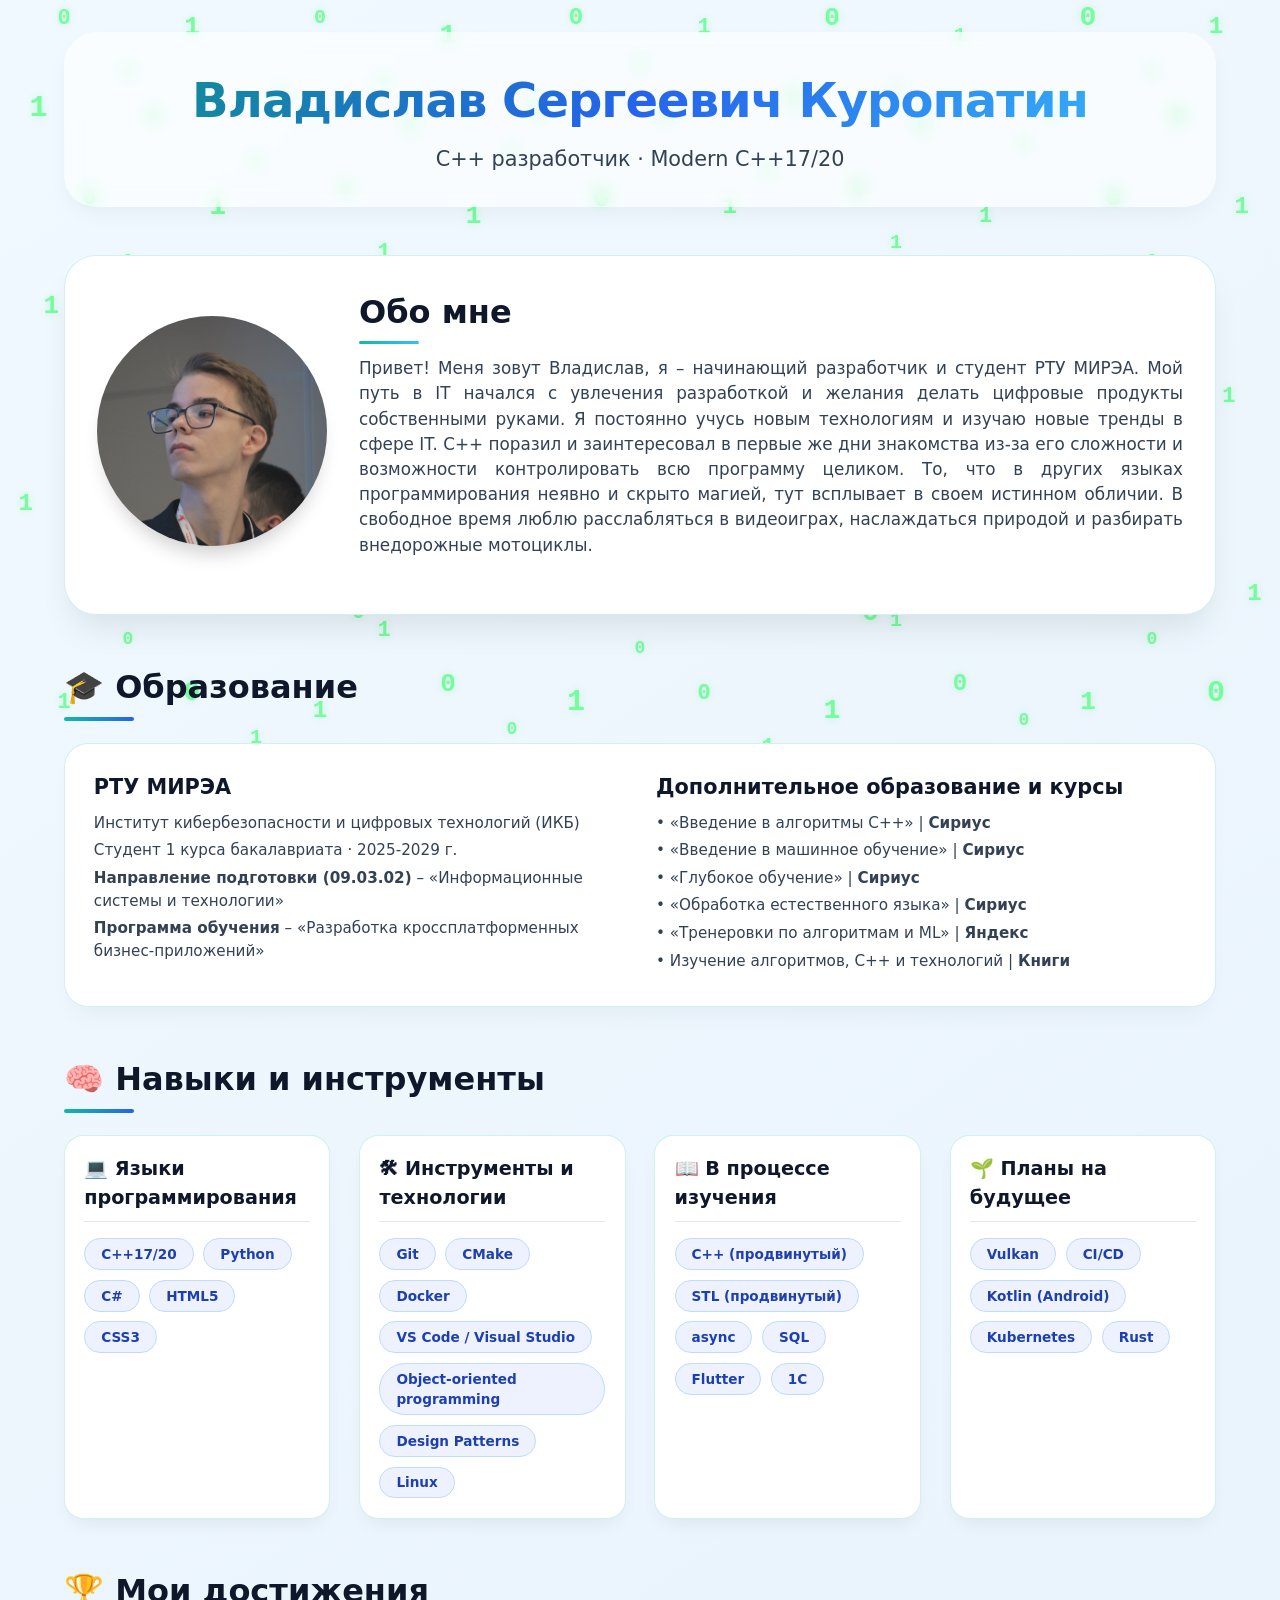
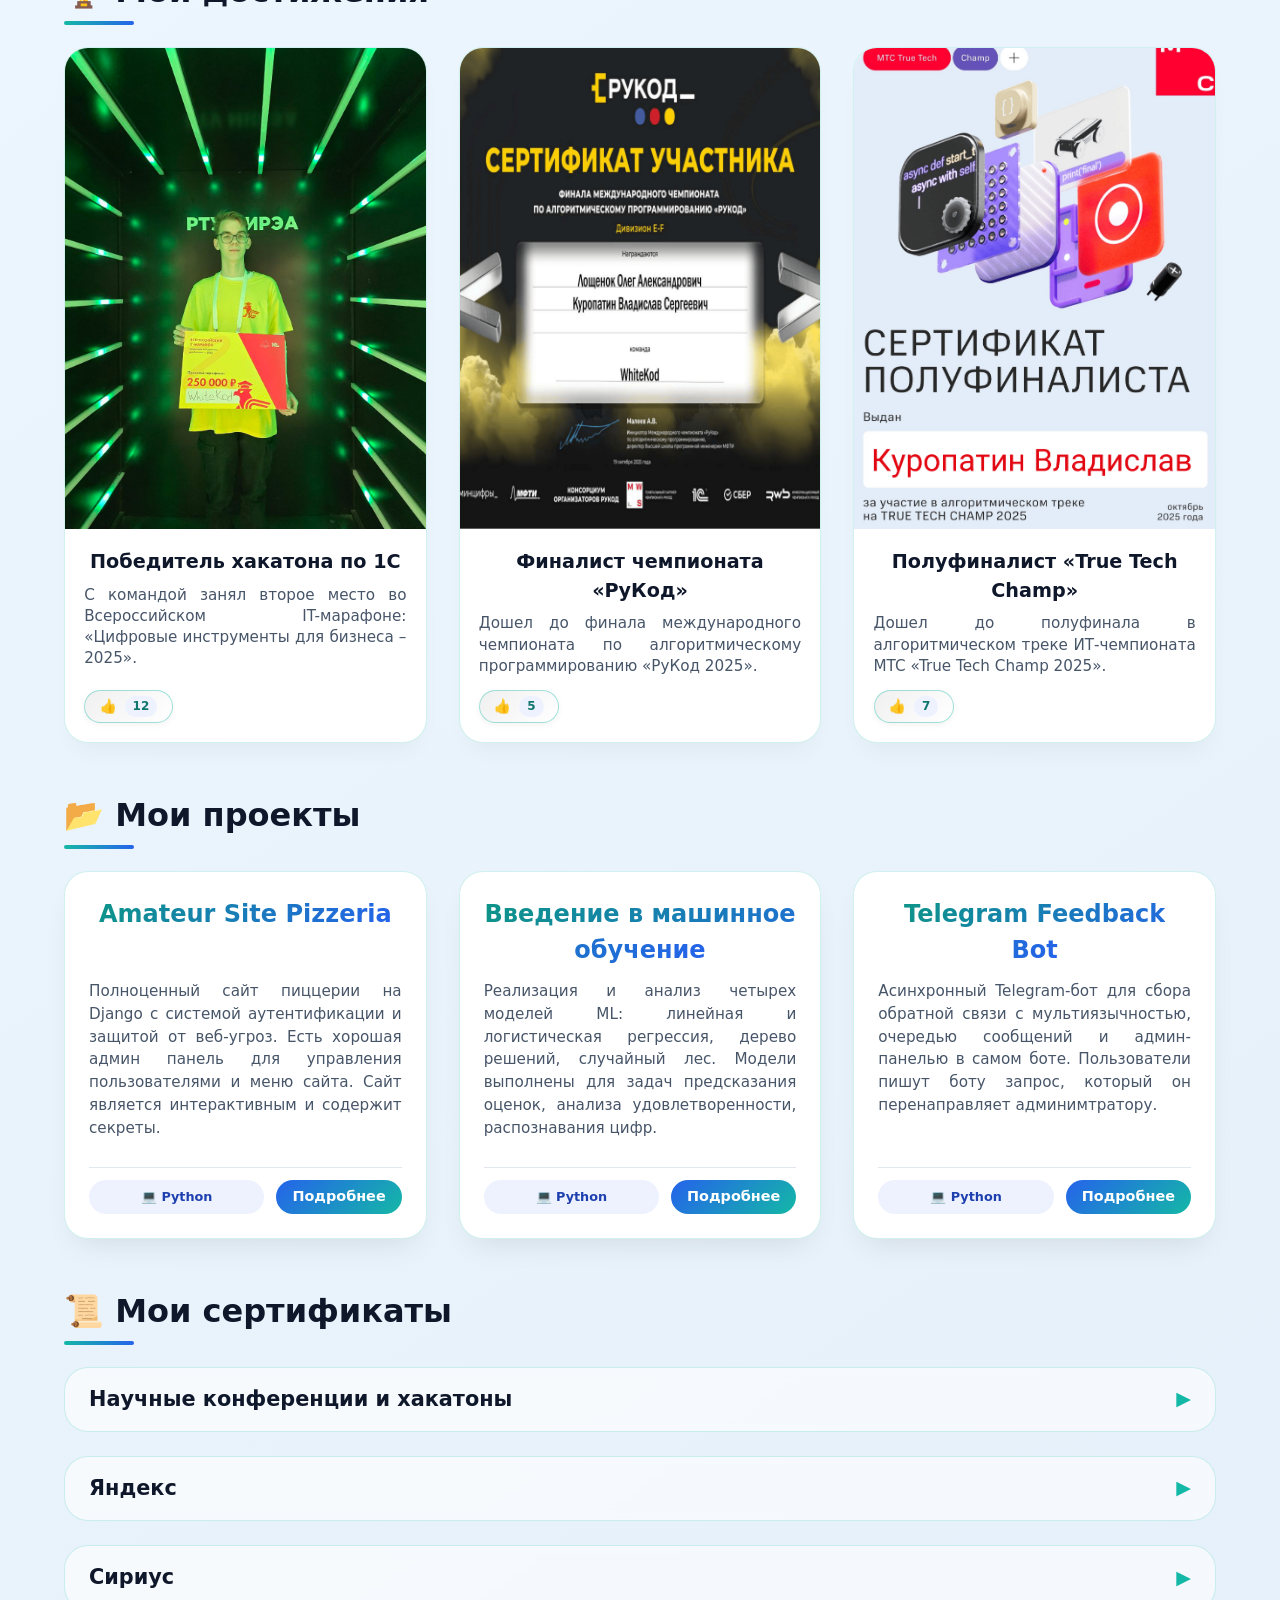
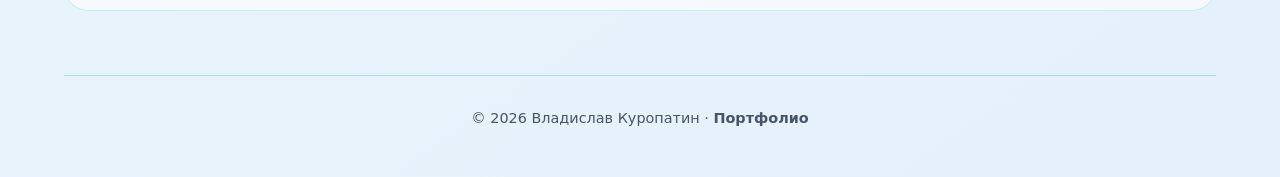
<file: index.html>
<!DOCTYPE html>
<html lang="ru">
<head>
    <meta charset="UTF-8">
    <meta name="viewport" content="width=device-width, initial-scale=1.0,
          viewport-fit=cover">
    <title>Портфолио C++ разработчик</title>
    <link rel="icon" type="image/x-icon" href="media/icons/favicon.ico">
    <link rel="icon" type="image/png" sizes="32x32" href="media/icons/favicon-32x32.png">
    <link rel="icon" type="image/png" sizes="16x16" href="media/icons/favicon-16x16.png">
    <link rel="apple-touch-icon" sizes="180x180" href="media/icons/apple-touch-icon.png">
    <link rel="manifest" href="media/icons/site.webmanifest">
    <link rel="stylesheet" href="css/main.css">
    <link rel="stylesheet" href="css/binary.css">
    <link rel="stylesheet" href="css/main_project_card.css">
    <link rel="stylesheet" href="css/social_credit.css">
    <link rel="stylesheet" href="css/main_certificate.css">
</head>
<body>
    <div class="binary-wrapper">
        <div class="binary-scroll" id="binaryScrollContainer"></div>
    </div>
    <div class="container">
        <header class="hero">
            <h1 class="hero-title">Владислав Сергеевич Куропатин</h1>
            <p class="hero-subtitle">C++ разработчик · Modern C++17/20</p>
        </header>
        <section class="about" id="about">
            <div class="about-card">
                <div class="about-avatar">
                    <img src="media/main/me.JPG" alt="Владислав Куропатин"
                         class="avatar-image">
                </div>
                <div class="about-info">
                    <h2>Обо мне</h2>
                    <p>
                        Привет! Меня зовут Владислав, я – начинающий разработчик 
                        и студент РТУ МИРЭА. Мой путь в IT начался с увлечения 
                        разработкой и желания делать цифровые продукты собственными 
                        руками. Я постоянно учусь новым технологиям и изучаю 
                        новые тренды в сфере IT. C++ поразил и заинтересовал в 
                        первые же дни знакомства из-за его сложности и возможности 
                        контролировать всю программу целиком. То, что в других 
                        языках программирования неявно и скрыто магией, тут 
                        всплывает в своем истинном обличии. В свободное время люблю 
                        расслабляться в видеоиграх, наслаждаться природой и 
                        разбирать внедорожные мотоциклы.
                    </p>
                </div>
            </div>
        </section>
        <section class="education" id="education">
            <h2 class="section-title">🎓 Образование</h2>
            <div class="education-card">
                <div class="education-item">
                    <h3>РТУ МИРЭА</h3>
                    <p>Институт кибербезопасности и цифровых технологий (ИКБ)</p>
                    <p>Студент 1 курса бакалавриата · 2025-2029 г.</p>
                    <p><strong>Направление подготовки (09.03.02)</strong> – 
                        «Информационные системы и технологии»</p>
                    <p><strong>Программа обучения</strong> – «Разработка 
                        кроссплатформенных бизнес-приложений»</p>
                </div>
                <div class="education-item">
                    <h3>Дополнительное образование и курсы</h3>
                    <p>• «Введение в алгоритмы C++» | <strong>Сириус</strong></p>
                    <p>• «Введение в машинное обучение» | <strong>Сириус</strong></p>
                    <p>• «Глубокое обучение» | <strong>Сириус</strong></p>
                    <p>• «Обработка естественного языка» | <strong>Сириус</strong></p>
                    <p>• «Тренеровки по алгоритмам и ML» | <strong>Яндекс</strong></p>
                    <p>• Изучение алгоритмов, C++ и технологий | <strong>Книги</strong></p>
                </div>
            </div>
        </section>
        <section class="skills-section" id="skills">
            <h2 class="section-title">🧠 Навыки и инструменты</h2>
            <div class="skills-grid">
                <div class="skills-category">
                    <h3>💻 Языки программирования</h3>
                    <div class="skills-list">
                        <span class="skill-tag">C++17/20</span>
                        <span class="skill-tag">Python</span>
                        <span class="skill-tag">C#</span>
                        <span class="skill-tag">HTML5</span>
                        <span class="skill-tag">CSS3</span>
                    </div>
                </div>
                <div class="skills-category">
                    <h3>🛠 Инструменты и технологии</h3>
                    <div class="skills-list">
                        <span class="skill-tag">Git</span>
                        <span class="skill-tag">CMake</span>
                        <span class="skill-tag">Docker</span>
                        <span class="skill-tag">VS Code / Visual Studio</span>
                        <span class="skill-tag">Object-oriented programming</span>
                        <span class="skill-tag">Design Patterns</span>
                        <span class="skill-tag">Linux</span>
                    </div>
                </div>
                <div class="skills-category">
                    <h3>📖 В процессе изучения</h3>
                    <div class="skills-list">
                        <span class="skill-tag">C++ (продвинутый)</span>
                        <span class="skill-tag">STL (продвинутый)</span>
                        <span class="skill-tag">async</span>
                        <span class="skill-tag">SQL</span>
                        <span class="skill-tag">Flutter</span>
                        <span class="skill-tag">1C</span>
                    </div>
                </div>
                <div class="skills-category">
                    <h3>🌱 Планы на будущее</h3>
                    <div class="skills-list">
                        <span class="skill-tag">Vulkan</span>
                        <span class="skill-tag">CI/CD</span>
                        <span class="skill-tag">Kotlin (Android)</span>
                        <span class="skill-tag">Kubernetes</span>
                        <span class="skill-tag">Rust</span>
                    </div>
                </div>
            </div>
        </section>
        <section class="achievements" id="achievements">
            <h2 class="section-title">🏆 Мои достижения</h2>
            <div class="achievements-grid" id="achievementsGrid">
                <div class="loading-achievements">Загрузка достижений...</div>
            </div>
        </section>
        <section class="projects" id="projects">
            <h2 class="section-title">📂 Мои проекты</h2>
            <div class="projects-grid" id="projectsGrid">
                <div class="loading">Загрузка проектов...</div>
            </div>
        </section>
        <section class="certificates" id="certificates">
            <h2 class="section-title">📜 Мои сертификаты</h2>
            <div id="certificatesContainer">
                <div class="loading-certificates">Загрузка сертификатов...</div>
            </div>
        </section>
        <footer class="footer">
            <p>© <span id="current-year">2026</span>
                Владислав Куропатин · <strong>Портфолио</strong></p>
        </footer>
    </div>
    <div id="imageModal" class="modal">
        <span class="modal-close">&times;</span>
        <img class="modal-content" id="modalImage">
    </div>
    <script src="js/utils/update_year.js"></script>
    <script src="js/utils/binary.js"></script>
    <script src="js/data/achievements_data.js"></script>
    <script src="js/data/projects_data.js"></script>
    <script src="js/data/certificates_data.js"></script>
    <script src="js/components/skills_align.js"></script>
    <script src="js/components/achievements.js"></script>
    <script src="js/components/projects_cards.js"></script>
    <script src="js/components/certificates.js"></script>
</body>
</html>
</file>
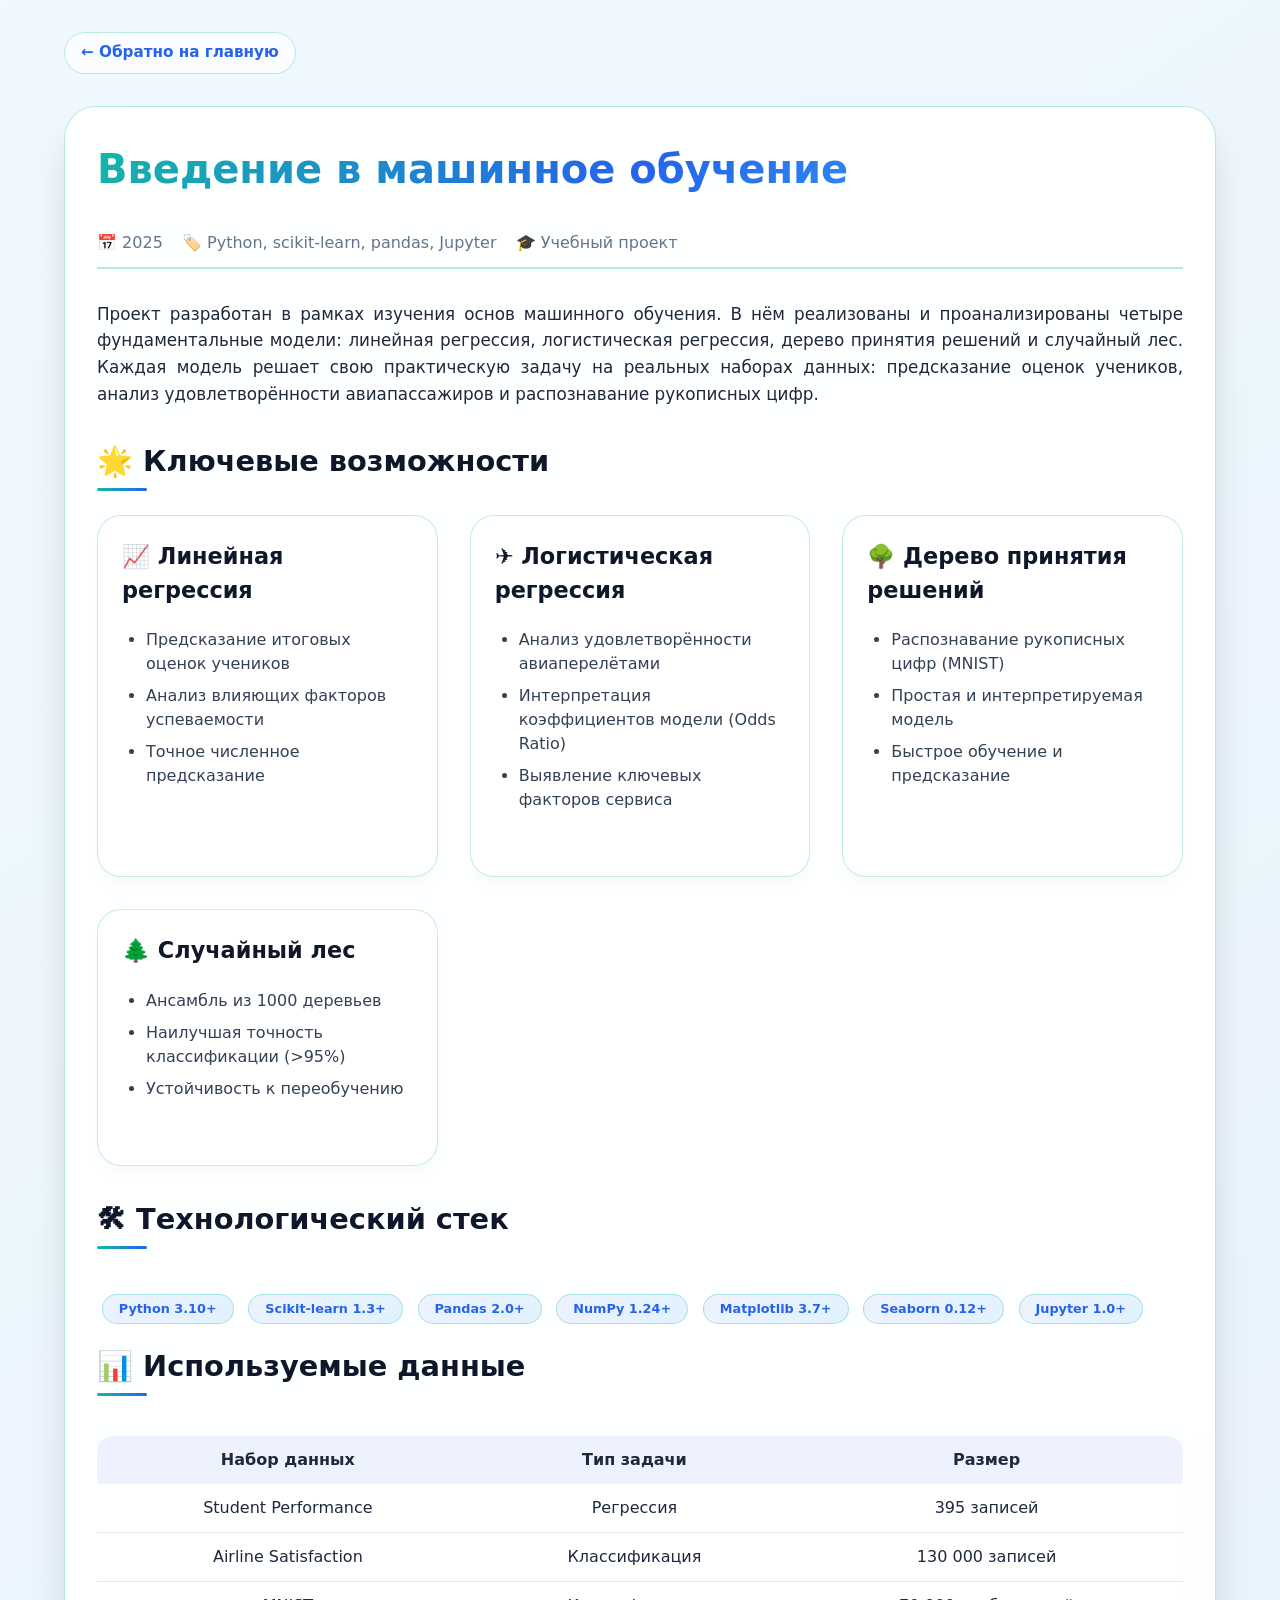
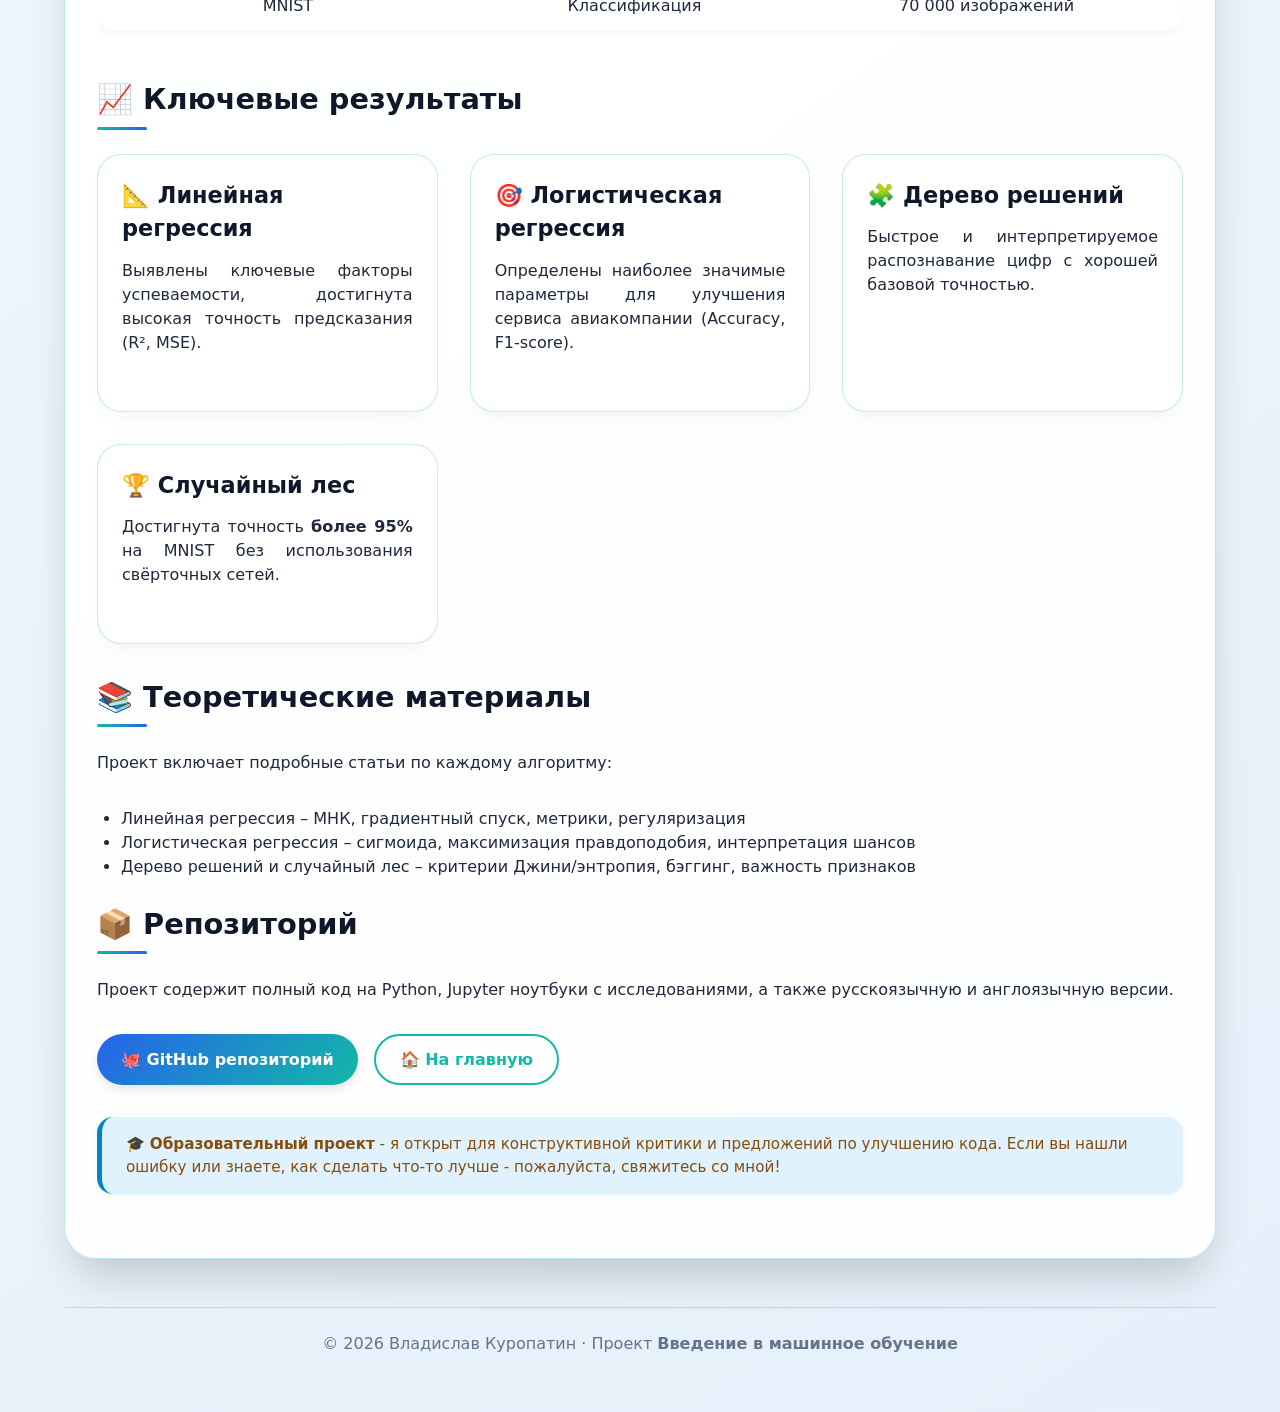
<file: project_ml.html>
<!DOCTYPE html>
<html lang="ru">
<head>
    <meta charset="UTF-8">
    <meta name="viewport" content="width=device-width, initial-scale=1.0">
    <title>Введение в машинное обучение</title>
    <link rel="icon" type="image/x-icon" href="media/icons/favicon.ico">
    <link rel="icon" type="image/png" sizes="32x32" href="media/icons/favicon-32x32.png">
    <link rel="icon" type="image/png" sizes="16x16" href="media/icons/favicon-16x16.png">
    <link rel="apple-touch-icon" sizes="180x180" href="media/icons/apple-touch-icon.png">
    <link rel="manifest" href="media/icons/site.webmanifest">
    <link rel="stylesheet" href="css/project.css">
</head>
<body>
    <div class="container">
        <a href="index.html" class="back-link">← Обратно на главную</a>
        <div class="project-page">
            <h1>Введение в машинное обучение</h1>
            <div class="project-meta-info">
                <span>📅 2025</span>
                <span>🏷️ Python, scikit-learn, pandas, Jupyter</span>
                <span>🎓 Учебный проект</span>
            </div>
            <div class="project-description-full">
                <p style="text-align: justify;">
                    Проект разработан в рамках изучения основ машинного обучения. 
                    В нём реализованы и проанализированы четыре фундаментальные модели:
                    линейная регрессия, логистическая регрессия, дерево принятия решений 
                    и случайный лес. Каждая модель решает свою практическую задачу 
                    на реальных наборах данных: предсказание оценок учеников, 
                    анализ удовлетворённости авиапассажиров и распознавание рукописных цифр.
                </p>
            </div>
            <h2>🌟 Ключевые возможности</h2>
            <div class="feature-grid">
                <div class="feature-card">
                    <h3>📈 Линейная регрессия</h3>
                    <ul>
                        <li>Предсказание итоговых оценок учеников</li>
                        <li>Анализ влияющих факторов успеваемости</li>
                        <li>Точное численное предсказание</li>
                    </ul>
                </div>
                <div class="feature-card">
                    <h3>✈️ Логистическая регрессия</h3>
                    <ul>
                        <li>Анализ удовлетворённости авиаперелётами</li>
                        <li>Интерпретация коэффициентов модели (Odds Ratio)</li>
                        <li>Выявление ключевых факторов сервиса</li>
                    </ul>
                </div>
                <div class="feature-card">
                    <h3>🌳 Дерево принятия решений</h3>
                    <ul>
                        <li>Распознавание рукописных цифр (MNIST)</li>
                        <li>Простая и интерпретируемая модель</li>
                        <li>Быстрое обучение и предсказание</li>
                    </ul>
                </div>
                <div class="feature-card">
                    <h3>🌲 Случайный лес</h3>
                    <ul>
                        <li>Ансамбль из 1000 деревьев</li>
                        <li>Наилучшая точность классификации (>95%)</li>
                        <li>Устойчивость к переобучению</li>
                    </ul>
                </div>
            </div>
            <h2>🛠 Технологический стек</h2>
            <div style="margin: 1rem 0;">
                <span class="tech-badge">Python 3.10+</span>
                <span class="tech-badge">Scikit-learn 1.3+</span>
                <span class="tech-badge">Pandas 2.0+</span>
                <span class="tech-badge">NumPy 1.24+</span>
                <span class="tech-badge">Matplotlib 3.7+</span>
                <span class="tech-badge">Seaborn 0.12+</span>
                <span class="tech-badge">Jupyter 1.0+</span>
            </div>
            <h2>📊 Используемые данные</h2>
            <div style="overflow-x: auto; margin: 1rem 0;">
                <table style="width: 100%; border-collapse: collapse;
                       background: white; border-radius: 1rem; overflow: hidden;
                       box-shadow: 0 2px 8px rgba(0,0,0,0.05);">
                    <thead style="background: #eef2ff;">
                        <tr style="padding: 0.75rem; text-align: center;">
                            <th style="padding: 0.75rem; text-align: center;">
                                Набор данных</th>
                            <th style="padding: 0.75rem; text-align: center;">
                                Тип задачи</th>
                            <th style="padding: 0.75rem; text-align: center;">
                                Размер</th>
                        </tr>
                    </thead>
                    <tbody>
                        <tr style="border-bottom: 1px solid #e2e8f0;">
                            <td style="padding: 0.75rem; text-align: center;">
                                Student Performance</td>
                            <td style="padding: 0.75rem; text-align: center;">
                                Регрессия</td>
                            <td style="padding: 0.75rem; text-align: center;">
                                395 записей</td>
                        </tr>
                        <tr style="border-bottom: 1px solid #e2e8f0;">
                            <td style="padding: 0.75rem; text-align: center;">
                                Airline Satisfaction</td>
                            <td style="padding: 0.75rem; text-align: center;">
                                Классификация</td>
                            <td style="padding: 0.75rem; text-align: center;">
                                130 000 записей</td>
                        </tr>
                        <tr>
                            <td style="padding: 0.75rem; text-align: center;">
                                MNIST</td>
                            <td style="padding: 0.75rem; text-align: center;">
                                Классификация</td>
                            <td style="padding: 0.75rem; text-align: center;">
                                70 000 изображений</td>
                        </tr>
                    </tbody>
                </table>
            </div>
            <h2>📈 Ключевые результаты</h2>
            <div class="feature-grid" style="margin-top: 0;">
                <div class="feature-card">
                    <h3>📐 Линейная регрессия</h3>
                    <p style="text-align: justify;">Выявлены ключевые факторы 
                        успеваемости, достигнута высокая точность предсказания 
                        (R², MSE).</p>
                </div>
                <div class="feature-card">
                    <h3>🎯 Логистическая регрессия</h3>
                    <p>Определены наиболее значимые параметры для улучшения 
                        сервиса авиакомпании (Accuracy, F1-score).</p>
                </div>
                <div class="feature-card">
                    <h3>🧩 Дерево решений</h3>
                    <p style="text-align: justify;">Быстрое и интерпретируемое 
                        распознавание цифр с хорошей базовой точностью.</p>
                </div>
                <div class="feature-card">
                    <h3>🏆 Случайный лес</h3>
                    <p style="text-align: justify;">Достигнута точность 
                        <strong>более 95%</strong> на MNIST без использования 
                        свёрточных сетей.</p>
                </div>
            </div>
            <h2>📚 Теоретические материалы</h2>
            <p>Проект включает подробные статьи по каждому алгоритму:</p>
            <ul style="margin-bottom: 1.5rem; padding-left: 1.5rem;">
                <li>Линейная регрессия – МНК, градиентный спуск, метрики, 
                    регуляризация</li>
                <li>Логистическая регрессия – сигмоида, максимизация правдоподобия, 
                    интерпретация шансов</li>
                <li>Дерево решений и случайный лес – критерии Джини/энтропия, 
                    бэггинг, важность признаков</li>
            </ul>
            <h2>📦 Репозиторий</h2>
            <p>Проект содержит полный код на Python, Jupyter ноутбуки с 
                исследованиями, а также русскоязычную и англоязычную версии.</p>
            <div class="project-links">
                <a href="https://github.com/MordaRedFox/introduction-to-ml-models"
                   target="_blank" class="btn">🐙 GitHub репозиторий</a>
                <a href="index.html" class="btn btn-outline">🏠 На главную</a>
            </div>
            <div class="warning-note" style="background: #e0f2fe;
                 border-left-color: #0284c7; margin-top: 2rem;">
                🎓 <strong>Образовательный проект</strong> - я открыт для 
                конструктивной критики и предложений по улучшению кода. Если вы 
                нашли ошибку или знаете, как сделать что-то лучше - пожалуйста, 
                свяжитесь со мной!
            </div>
        </div>
        <footer class="footer">
            <p>© <span id="current-year">2026</span> Владислав Куропатин · Проект 
                <strong>Введение в машинное обучение</strong></p>
        </footer>
    </div>
    <script src="js/update_year.js"></script>
</body>
</html>
</file>
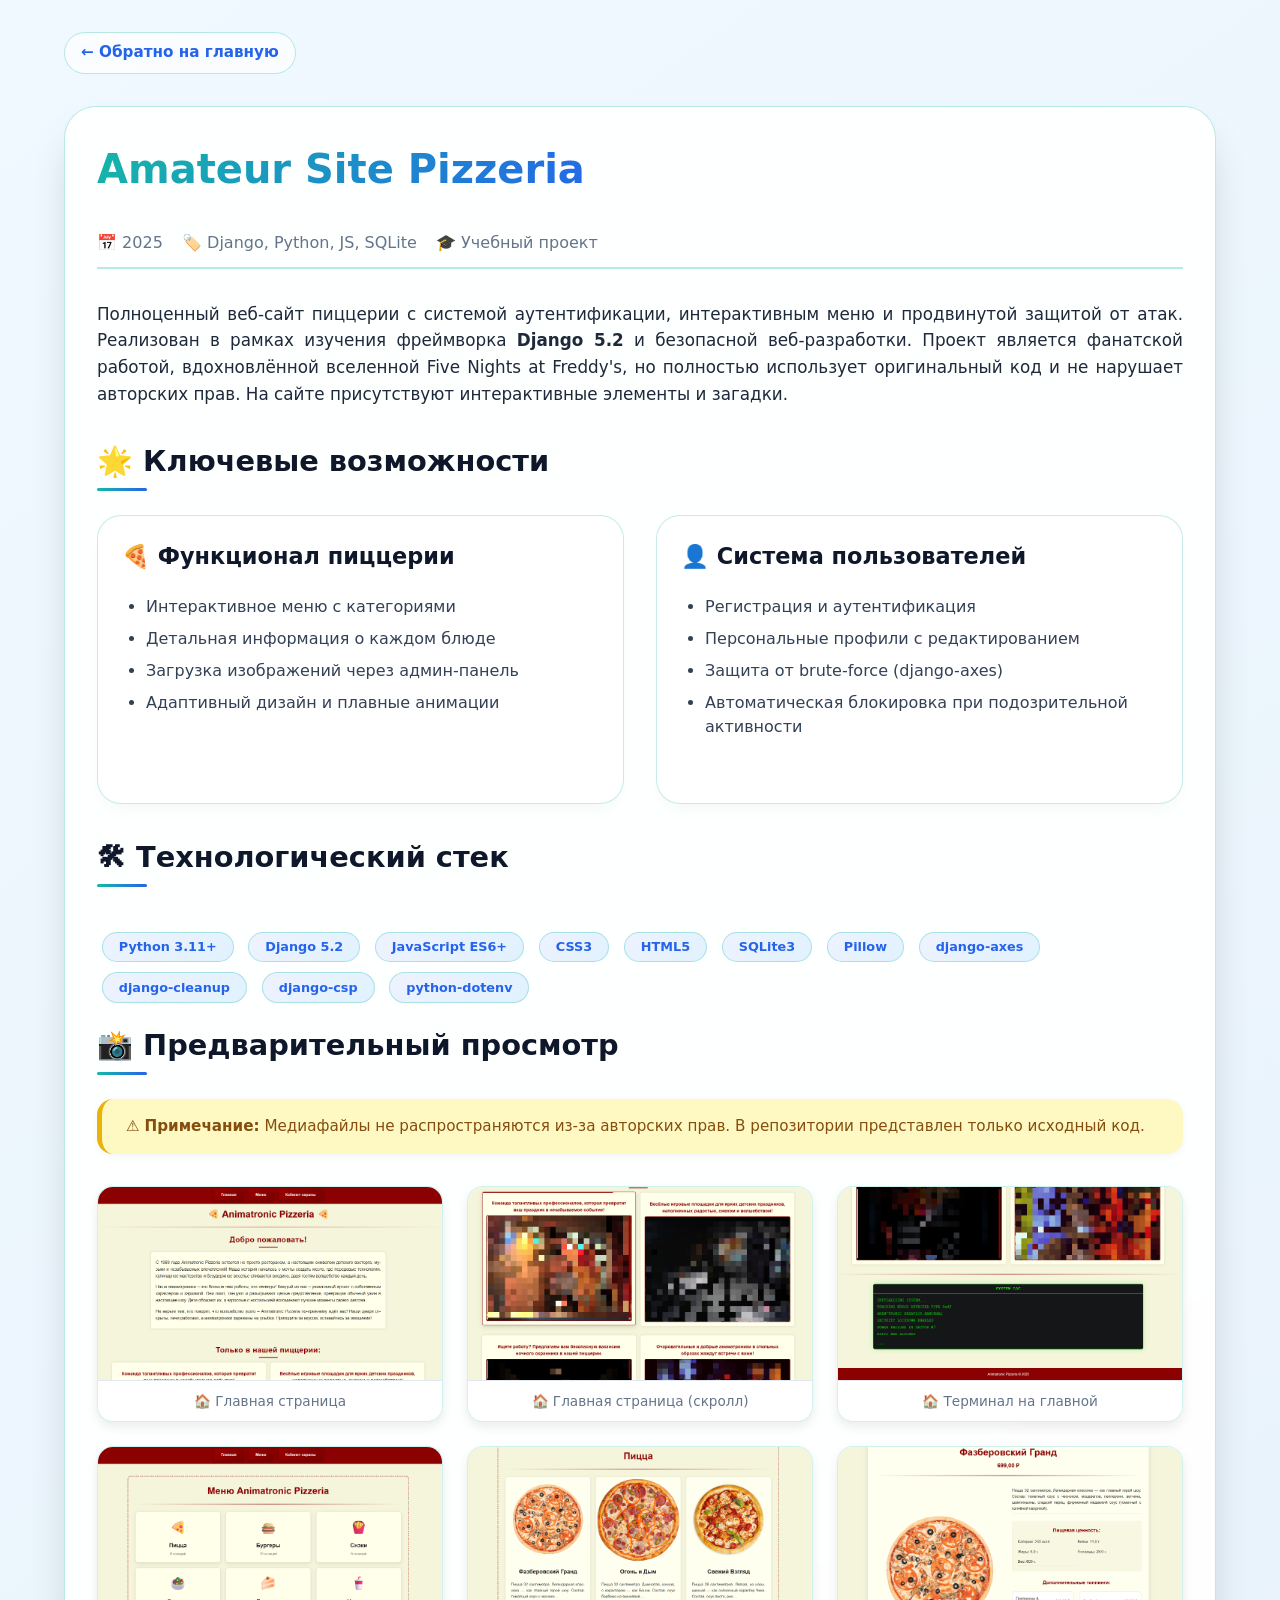
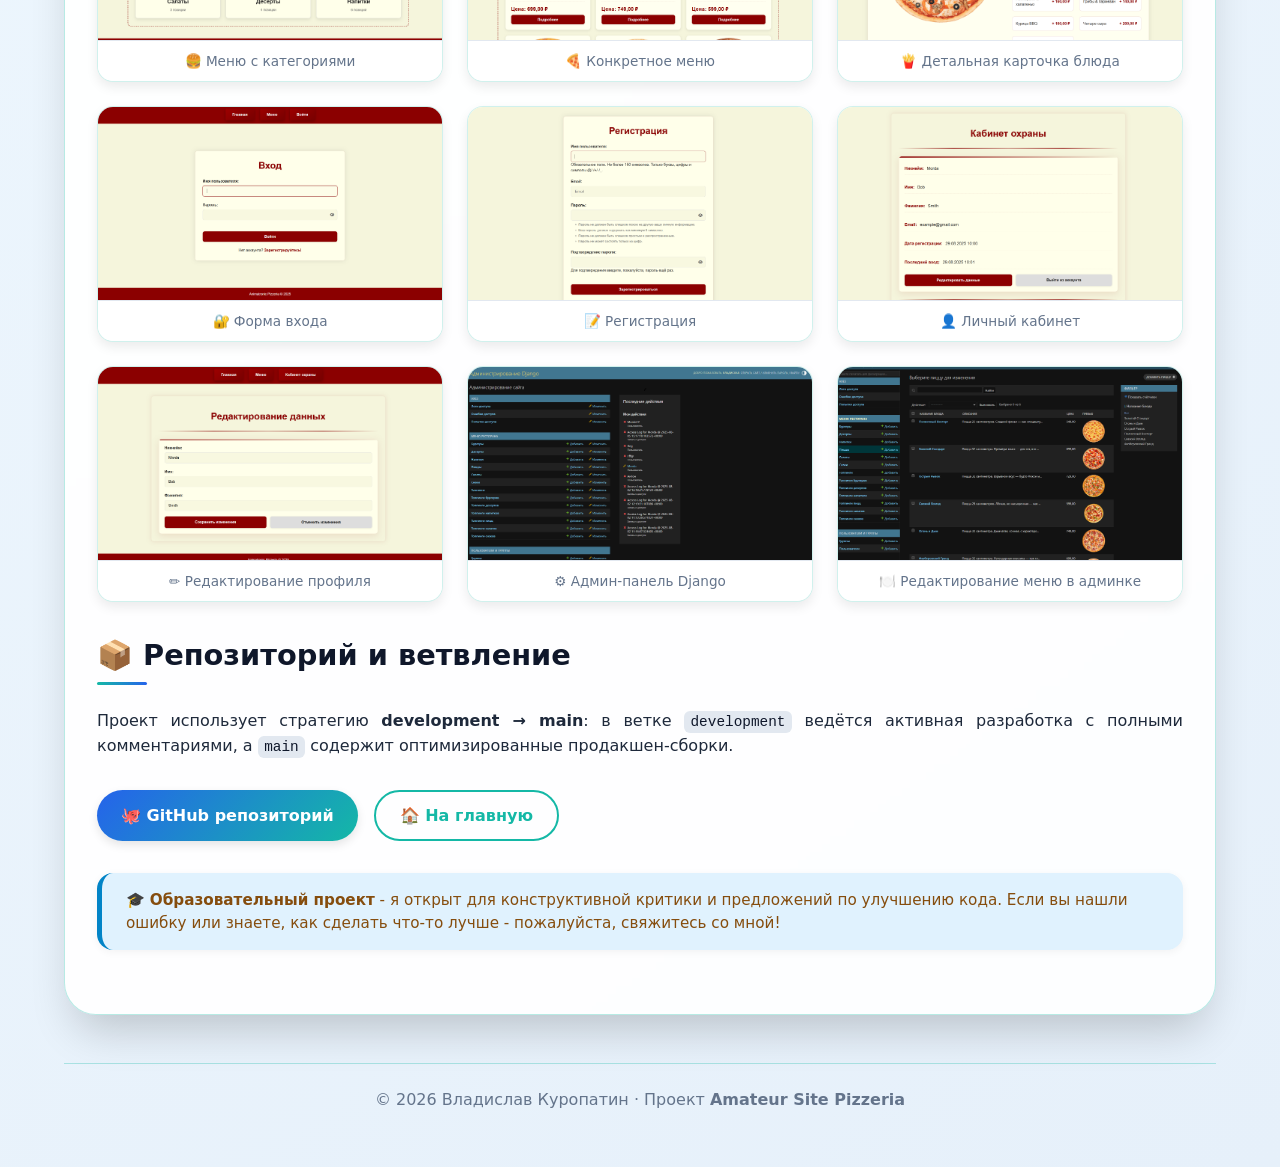
<file: project_pizzeria.html>
<!DOCTYPE html>
<html lang="ru">
<head>
    <meta charset="UTF-8">
    <meta name="viewport" content="width=device-width, initial-scale=1.0">
    <title>Amateur Site Pizzeria</title>
    <link rel="icon" type="image/x-icon" href="media/icons/favicon.ico">
    <link rel="icon" type="image/png" sizes="32x32" href="media/icons/favicon-32x32.png">
    <link rel="icon" type="image/png" sizes="16x16" href="media/icons/favicon-16x16.png">
    <link rel="apple-touch-icon" sizes="180x180" href="media/icons/apple-touch-icon.png">
    <link rel="manifest" href="media/icons/site.webmanifest">
    <link rel="stylesheet" href="css/project.css">
</head>
<body>
    <div class="container">
        <a href="index.html" class="back-link">← Обратно на главную</a>
        <div class="project-page">
            <h1>Amateur Site Pizzeria</h1>
            <div class="project-meta-info">
                <span>📅 2025</span>
                <span>🏷️ Django, Python, JS, SQLite</span>
                <span>🎓 Учебный проект</span>
            </div>
            <div class="project-description-full">
                <p style="text-align: justify;">
                    Полноценный веб-сайт пиццерии с системой аутентификации, 
                    интерактивным меню и продвинутой защитой от атак. Реализован 
                    в рамках изучения фреймворка <strong>Django 5.2</strong> и 
                    безопасной веб-разработки. Проект является фанатской работой, 
                    вдохновлённой вселенной Five Nights at Freddy's, но полностью 
                    использует оригинальный код и не нарушает авторских прав. 
                    На сайте присутствуют интерактивные элементы и загадки.
                </p>
            </div>
            <h2>🌟 Ключевые возможности</h2>
            <div class="feature-grid">
                <div class="feature-card">
                    <h3>🍕 Функционал пиццерии</h3>
                    <ul>
                        <li>Интерактивное меню с категориями</li>
                        <li>Детальная информация о каждом блюде</li>
                        <li>Загрузка изображений через админ-панель</li>
                        <li>Адаптивный дизайн и плавные анимации</li>
                    </ul>
                </div>
                <div class="feature-card">
                    <h3>👤 Система пользователей</h3>
                    <ul>
                        <li>Регистрация и аутентификация</li>
                        <li>Персональные профили с редактированием</li>
                        <li>Защита от brute-force (django-axes)</li>
                        <li>Автоматическая блокировка при подозрительной активности</li>
                    </ul>
                </div>
            </div>
            <h2>🛠 Технологический стек</h2>
            <div style="margin: 1rem 0;">
                <span class="tech-badge">Python 3.11+</span>
                <span class="tech-badge">Django 5.2</span>
                <span class="tech-badge">JavaScript ES6+</span>
                <span class="tech-badge">CSS3</span>
                <span class="tech-badge">HTML5</span>
                <span class="tech-badge">SQLite3</span>
                <span class="tech-badge">Pillow</span>
                <span class="tech-badge">django-axes</span>
                <span class="tech-badge">django-cleanup</span>
                <span class="tech-badge">django-csp</span>
                <span class="tech-badge">python-dotenv</span>
            </div>
            <h2>📸 Предварительный просмотр</h2>
            <div class="warning-note">
                ⚠️ <strong>Примечание:</strong> Медиафайлы не распространяются 
                из-за авторских прав. В репозитории представлен только исходный код.
            </div>
            <div class="screenshot-grid">
                <a href="media/project_pizzeria/1.png" target="_blank"
                   class="screenshot-link">
                    <img src="media/project_pizzeria/1.png" alt="Главная страница 1">
                    <span>🏠 Главная страница</span>
                </a>
                <a href="media/project_pizzeria/2.png" target="_blank"
                   class="screenshot-link">
                    <img src="media/project_pizzeria/2.png" alt="Главная страница 2">
                    <span>🏠 Главная страница (скролл)</span>
                </a>
                 <a href="media/project_pizzeria/3.png" target="_blank"
                    class="screenshot-link">
                    <img src="media/project_pizzeria/3.png" alt="Главная страница 3">
                    <span>🏠 Терминал на главной</span>
                </a>
                <a href="media/project_pizzeria/4.png" target="_blank"
                   class="screenshot-link">
                    <img src="media/project_pizzeria/4.png" alt="Меню">
                    <span>🍔 Меню с категориями</span>
                </a>
                <a href="media/project_pizzeria/5.png" target="_blank"
                   class="screenshot-link">
                    <img src="media/project_pizzeria/5.png" alt="Конкретное меню">
                    <span>🍕 Конкретное меню</span>
                </a>
                <a href="media/project_pizzeria/6.png" target="_blank"
                   class="screenshot-link">
                    <img src="media/project_pizzeria/6.png" alt="Детали блюда">
                    <span>🍟 Детальная карточка блюда</span>
                </a>
                <a href="media/project_pizzeria/7.png" target="_blank"
                   class="screenshot-link">
                    <img src="media/project_pizzeria/7.png" alt="Форма входа">
                    <span>🔐 Форма входа</span>
                </a>
                <a href="media/project_pizzeria/8.png" target="_blank"
                   class="screenshot-link">
                    <img src="media/project_pizzeria/8.png" alt="Форма регистрации">
                    <span>📝 Регистрация</span>
                </a>
                <a href="media/project_pizzeria/9.png" target="_blank"
                   class="screenshot-link">
                    <img src="media/project_pizzeria/9.png" alt="Личный кабинет">
                    <span>👤 Личный кабинет</span>
                </a>
                <a href="media/project_pizzeria/10.png" target="_blank"
                   class="screenshot-link">
                    <img src="media/project_pizzeria/10.png" alt="Редактирование профиля">
                    <span>✏️ Редактирование профиля</span>
                </a>
                <a href="media/project_pizzeria/11.png" target="_blank"
                   class="screenshot-link">
                    <img src="media/project_pizzeria/11.png" alt="Админ-панель">
                    <span>⚙️ Админ-панель Django</span>
                </a>
                <a href="media/project_pizzeria/12.png" target="_blank"
                   class="screenshot-link">
                    <img src="media/project_pizzeria/12.png" alt="Управление блюдами">
                    <span>🍽️ Редактирование меню в админке</span>
                </a>
            </div>
            <h2>📦 Репозиторий и ветвление</h2>
            <p>Проект использует стратегию <strong>development → main</strong>: 
                в ветке <code>development</code> ведётся активная разработка с 
                полными комментариями, а <code>main</code> содержит 
                оптимизированные продакшен-сборки.</p>
            <div class="project-links">
                <a href="https://github.com/MordaRedFox/amateur-site-pizzeria"
                   target="_blank" class="btn">🐙 GitHub репозиторий</a>
                <a href="index.html" class="btn btn-outline">🏠 На главную</a>
            </div>
            <div class="warning-note" style="background: #e0f2fe;
                 border-left-color: #0284c7; margin-top: 2rem;">
                🎓 <strong>Образовательный проект</strong> - я открыт для 
                конструктивной критики и предложений по улучшению кода. Если вы 
                нашли ошибку или знаете, как сделать что-то лучше - пожалуйста, 
                свяжитесь со мной!
            </div>
        </div>
        <footer class="footer">
            <p>© <span id="current-year">2026</span> Владислав Куропатин · Проект 
                <strong>Amateur Site Pizzeria</strong></p>
        </footer>
    </div>
    <script src="js/update_year.js"></script>
</body>
</html>
</file>
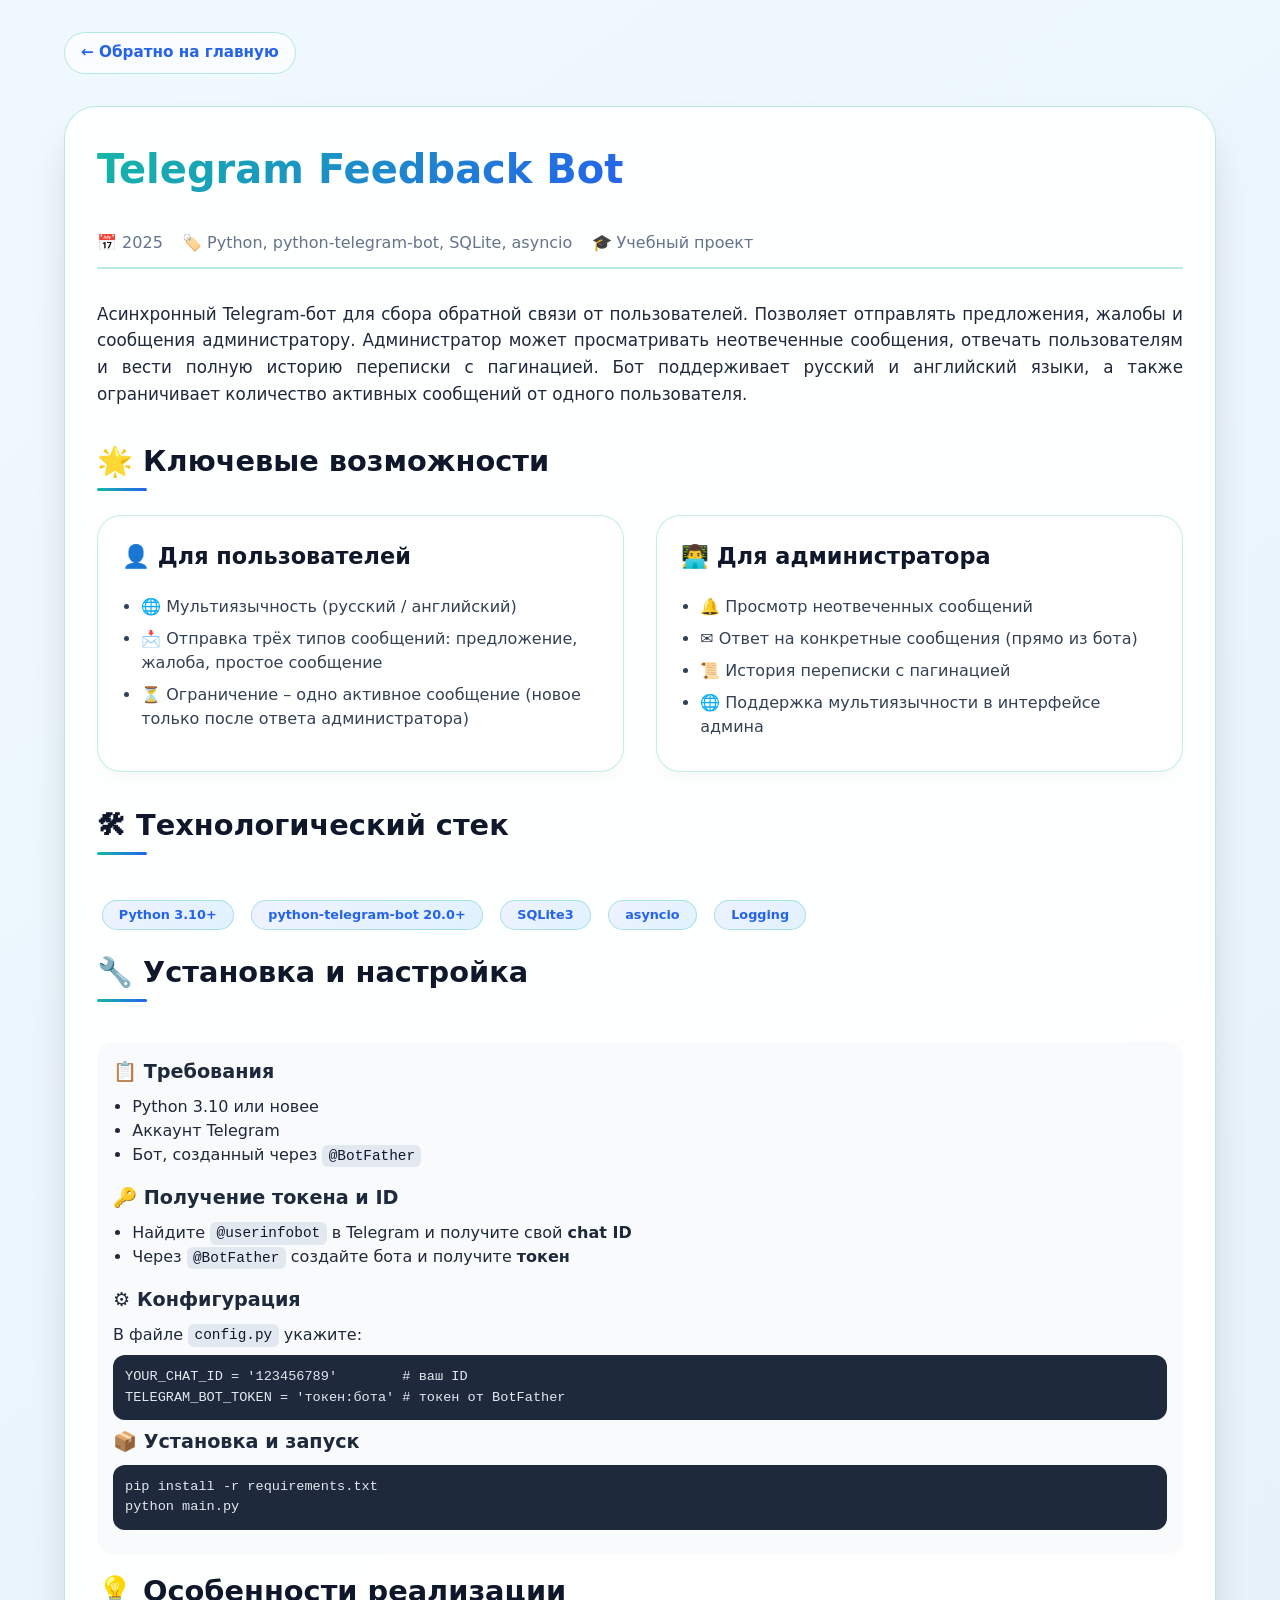
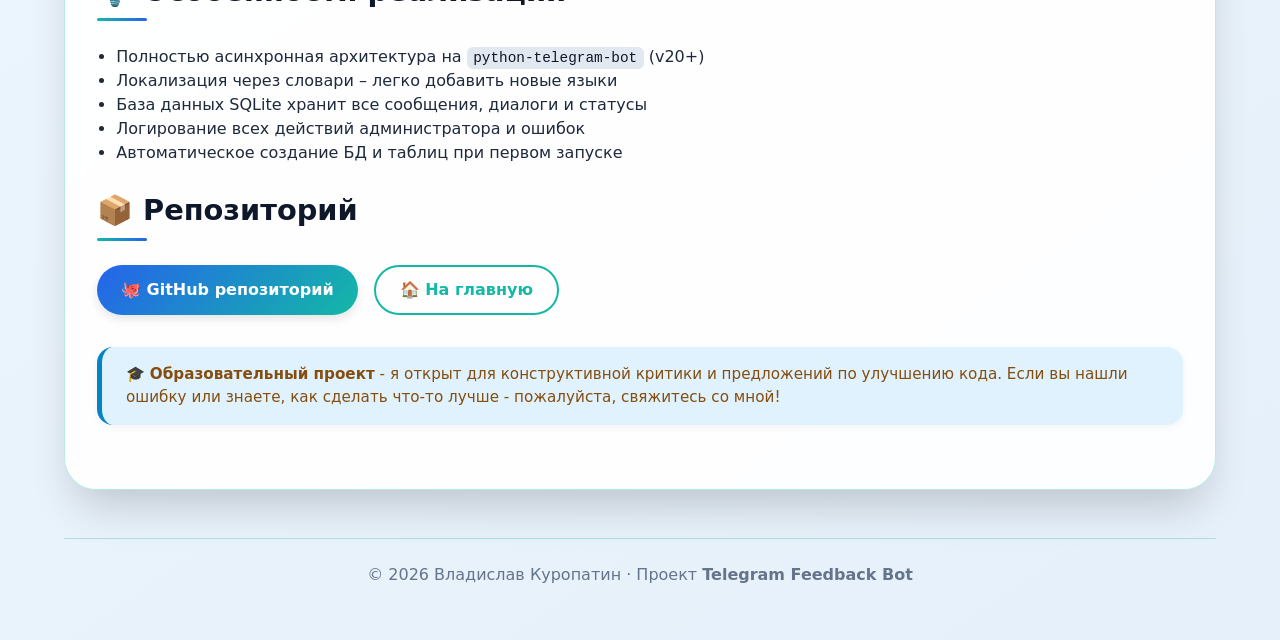
<file: project_telegram_bot.html>
<!DOCTYPE html>
<html lang="ru">
<head>
    <meta charset="UTF-8">
    <meta name="viewport" content="width=device-width, initial-scale=1.0">
    <title>Telegram Feedback Bot</title>
    <link rel="icon" type="image/x-icon" href="media/icons/favicon.ico">
    <link rel="icon" type="image/png" sizes="32x32" href="media/icons/favicon-32x32.png">
    <link rel="icon" type="image/png" sizes="16x16" href="media/icons/favicon-16x16.png">
    <link rel="apple-touch-icon" sizes="180x180" href="media/icons/apple-touch-icon.png">
    <link rel="manifest" href="media/icons/site.webmanifest">
    <link rel="stylesheet" href="css/project.css">
    <style>
        .feature-card, .feature-card ul, .feature-card li,
        .setup-block ul, .setup-block li,
        .features-list li {
            word-break: break-word;
            overflow-wrap: break-word;
            white-space: normal;
        }
        .feature-card {
            width: 100%;
            overflow: hidden;
        }
        .setup-block {
            overflow-x: auto;
        }
        pre {
            white-space: pre-wrap;
            word-break: break-all;
        }
    </style>
</head>
<body>
    <div class="container">
        <a href="index.html" class="back-link">← Обратно на главную</a>
        <div class="project-page">
            <h1>Telegram Feedback Bot</h1>
            <div class="project-meta-info">
                <span>📅 2025</span>
                <span>🏷️ Python, python-telegram-bot, SQLite, asyncio</span>
                <span>🎓 Учебный проект</span>
            </div>
            <div class="project-description-full">
                <p style="text-align: justify;">
                    Асинхронный Telegram-бот для сбора обратной связи от пользователей.
                    Позволяет отправлять предложения, жалобы и сообщения администратору.
                    Администратор может просматривать неотвеченные сообщения, отвечать
                    пользователям и вести полную историю переписки с пагинацией.
                    Бот поддерживает русский и английский языки, а также ограничивает
                    количество активных сообщений от одного пользователя.
                </p>
            </div>
            <h2>🌟 Ключевые возможности</h2>
            <div class="feature-grid">
                <div class="feature-card" style="overflow-wrap: break-word;
                     word-break: break-word;">
                    <h3>👤 Для пользователей</h3>
                    <ul style="padding-left: 1.2rem; margin: 0;
                        overflow-wrap: break-word; word-break: break-word;">
                        <li>🌐 Мультиязычность (русский / английский)</li>
                        <li>📩 Отправка трёх типов сообщений: предложение, жалоба, 
                            простое сообщение</li>
                        <li>⏳ Ограничение – одно активное сообщение (новое 
                            только после ответа администратора)</li>
                    </ul>
                </div>
                <div class="feature-card" style="overflow-wrap: break-word;
                     word-break: break-word;">
                    <h3>👨‍💻 Для администратора</h3>
                    <ul style="padding-left: 1.2rem; margin: 0;
                        overflow-wrap: break-word; word-break: break-word;">
                        <li>🔔 Просмотр неотвеченных сообщений</li>
                        <li>✉️ Ответ на конкретные сообщения (прямо из бота)</li>
                        <li>📜 История переписки с пагинацией</li>
                        <li>🌐 Поддержка мультиязычности в интерфейсе админа</li>
                    </ul>
                </div>
            </div>
            <h2>🛠 Технологический стек</h2>
            <div style="margin: 1rem 0; display: flex; flex-wrap: wrap; gap: 0.5rem;">
                <span class="tech-badge">Python 3.10+</span>
                <span class="tech-badge">python-telegram-bot 20.0+</span>
                <span class="tech-badge">SQLite3</span>
                <span class="tech-badge">asyncio</span>
                <span class="tech-badge">Logging</span>
            </div>
            <h2>🔧 Установка и настройка</h2>
            <div class="setup-block" style="background: #f8fafc;
                 border-radius: 1rem; padding: 1rem; margin: 1rem 0;
                 overflow-wrap: break-word; word-break: break-word;">
                <h3 style="margin: 0 0 0.5rem 0; font-size: 1.2rem;">
                    📋 Требования</h3>
                <ul style="margin-bottom: 1rem; padding-left: 1.2rem;">
                    <li>Python 3.10 или новее</li>
                    <li>Аккаунт Telegram</li>
                    <li>Бот, созданный через <code>@BotFather</code></li>
                </ul>
                <h3 style="margin: 0 0 0.5rem 0; font-size: 1.2rem;">
                    🔑 Получение токена и ID</h3>
                <ul style="margin-bottom: 1rem; padding-left: 1.2rem;">
                    <li>Найдите <code>@userinfobot</code> в Telegram и 
                        получите свой <strong>chat ID</strong></li>
                    <li>Через <code>@BotFather</code> создайте бота и 
                        получите <strong>токен</strong></li>
                </ul>
                <h3 style="margin: 0 0 0.5rem 0; font-size: 1.2rem;">
                    ⚙️ Конфигурация</h3>
                <p>В файле <code>config.py</code> укажите:</p>
                <pre style="background: #1e293b; color: #e2e8f0;
                     padding: 0.75rem; border-radius: 0.75rem; overflow-x: auto;
                     font-size: 0.85rem; white-space: pre-wrap; word-break: break-all;">
YOUR_CHAT_ID = '123456789'        # ваш ID
TELEGRAM_BOT_TOKEN = 'токен:бота' # токен от BotFather</pre>
                <h3 style="margin: 0 0 0.5rem 0; font-size: 1.2rem;">
                    📦 Установка и запуск</h3>
                <pre style="background: #1e293b; color: #e2e8f0;
                padding: 0.75rem; border-radius: 0.75rem; overflow-x: auto;
                font-size: 0.85rem; white-space: pre-wrap; word-break: break-all;">
pip install -r requirements.txt
python main.py</pre>
            </div>
            <h2>💡 Особенности реализации</h2>
            <ul class="features-list" style="margin-bottom: 1.5rem;
                padding-left: 1.2rem; overflow-wrap: break-word;
                word-break: break-word;">
                <li>Полностью асинхронная архитектура на 
                    <code>python-telegram-bot</code> (v20+)</li>
                <li>Локализация через словари – легко добавить новые языки</li>
                <li>База данных SQLite хранит все сообщения, диалоги и статусы</li>
                <li>Логирование всех действий администратора и ошибок</li>
                <li>Автоматическое создание БД и таблиц при первом запуске</li>
            </ul>
            <h2>📦 Репозиторий</h2>
            <div class="project-links">
                <a href="https://github.com/MordaRedFox/telegram-feedback-bot"
                   target="_blank" class="btn">🐙 GitHub репозиторий</a>
                <a href="index.html" class="btn btn-outline">🏠 На главную</a>
            </div>
            <div class="warning-note" style="background: #e0f2fe;
                 border-left-color: #0284c7; margin-top: 2rem;">
                🎓 <strong>Образовательный проект</strong> - я открыт для 
                конструктивной критики и предложений по улучшению кода. Если вы 
                нашли ошибку или знаете, как сделать что-то лучше - пожалуйста, 
                свяжитесь со мной!
            </div>
        </div>
        <footer class="footer">
            <p>© <span id="current-year">2026</span> Владислав Куропатин · Проект 
                <strong>Telegram Feedback Bot</strong></p>
        </footer>
    </div>
    <script src="js/update_year.js"></script>
</body>
</html>
</file>
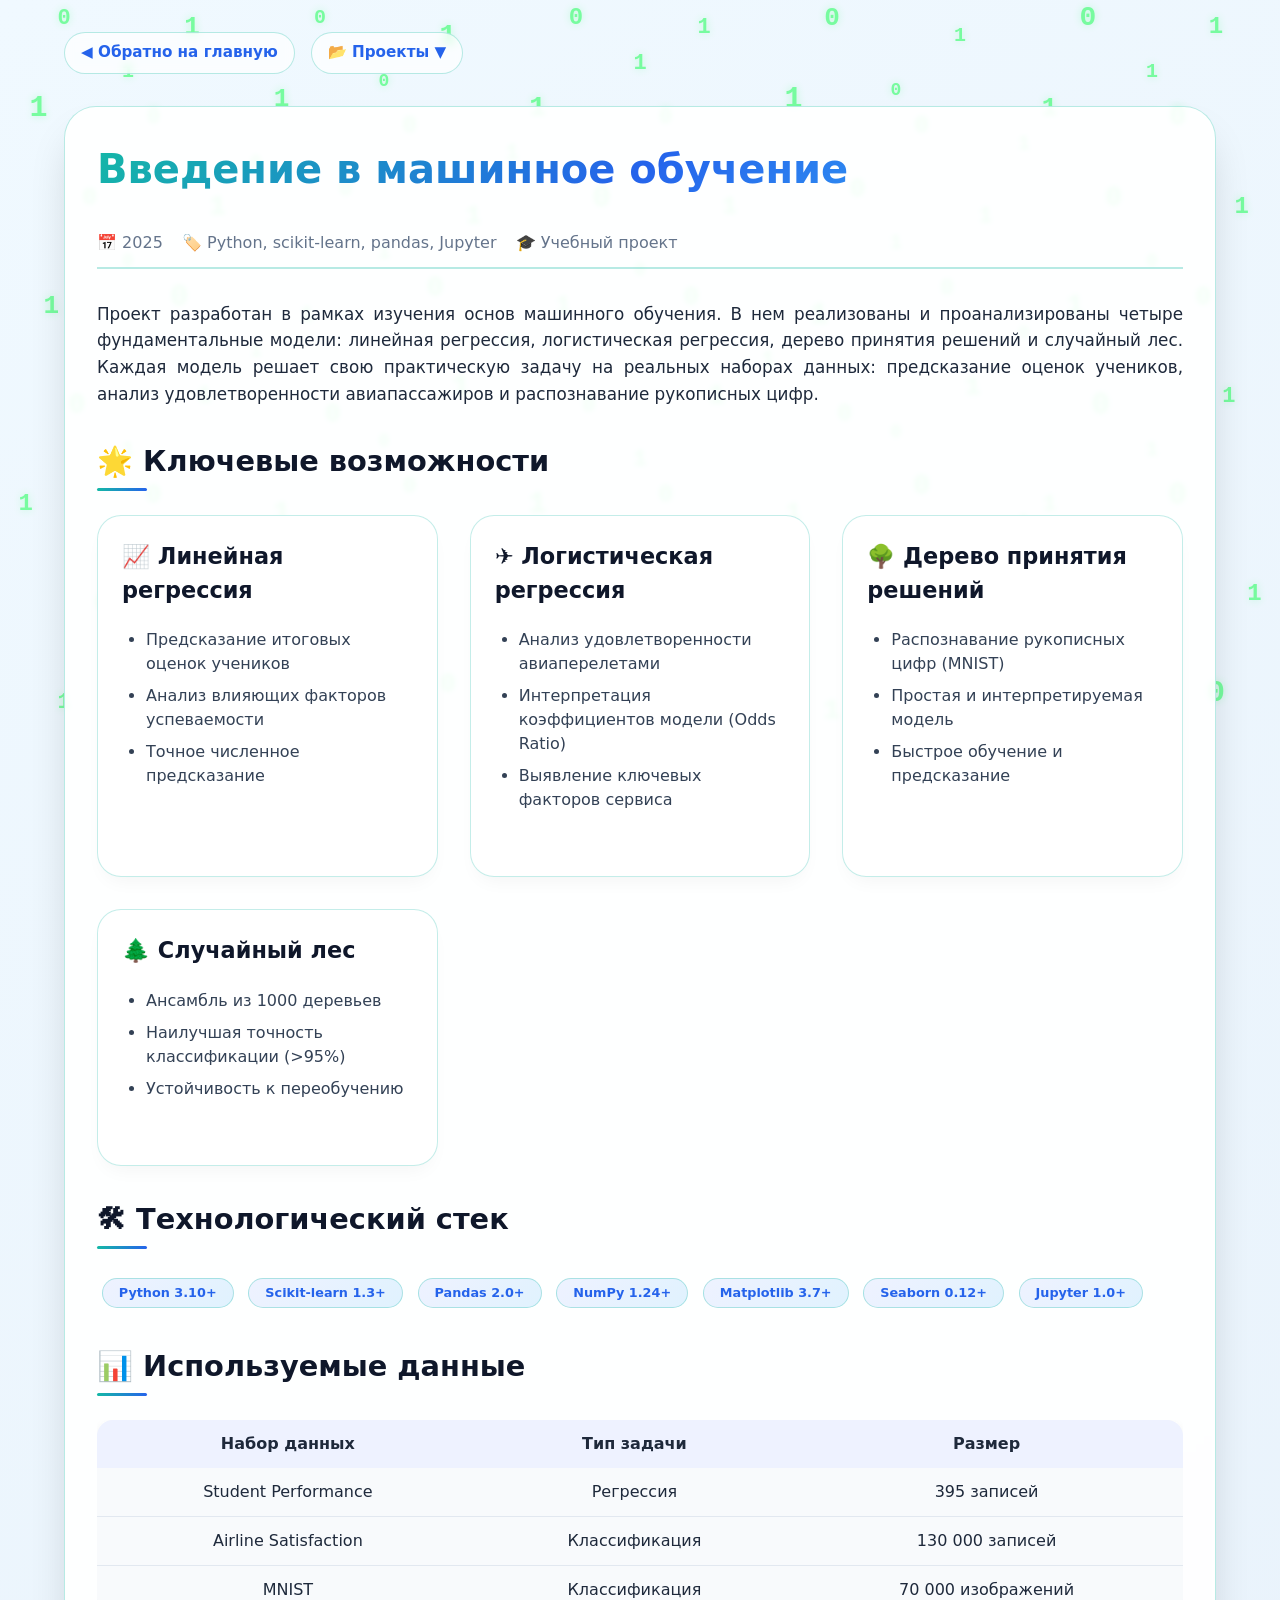
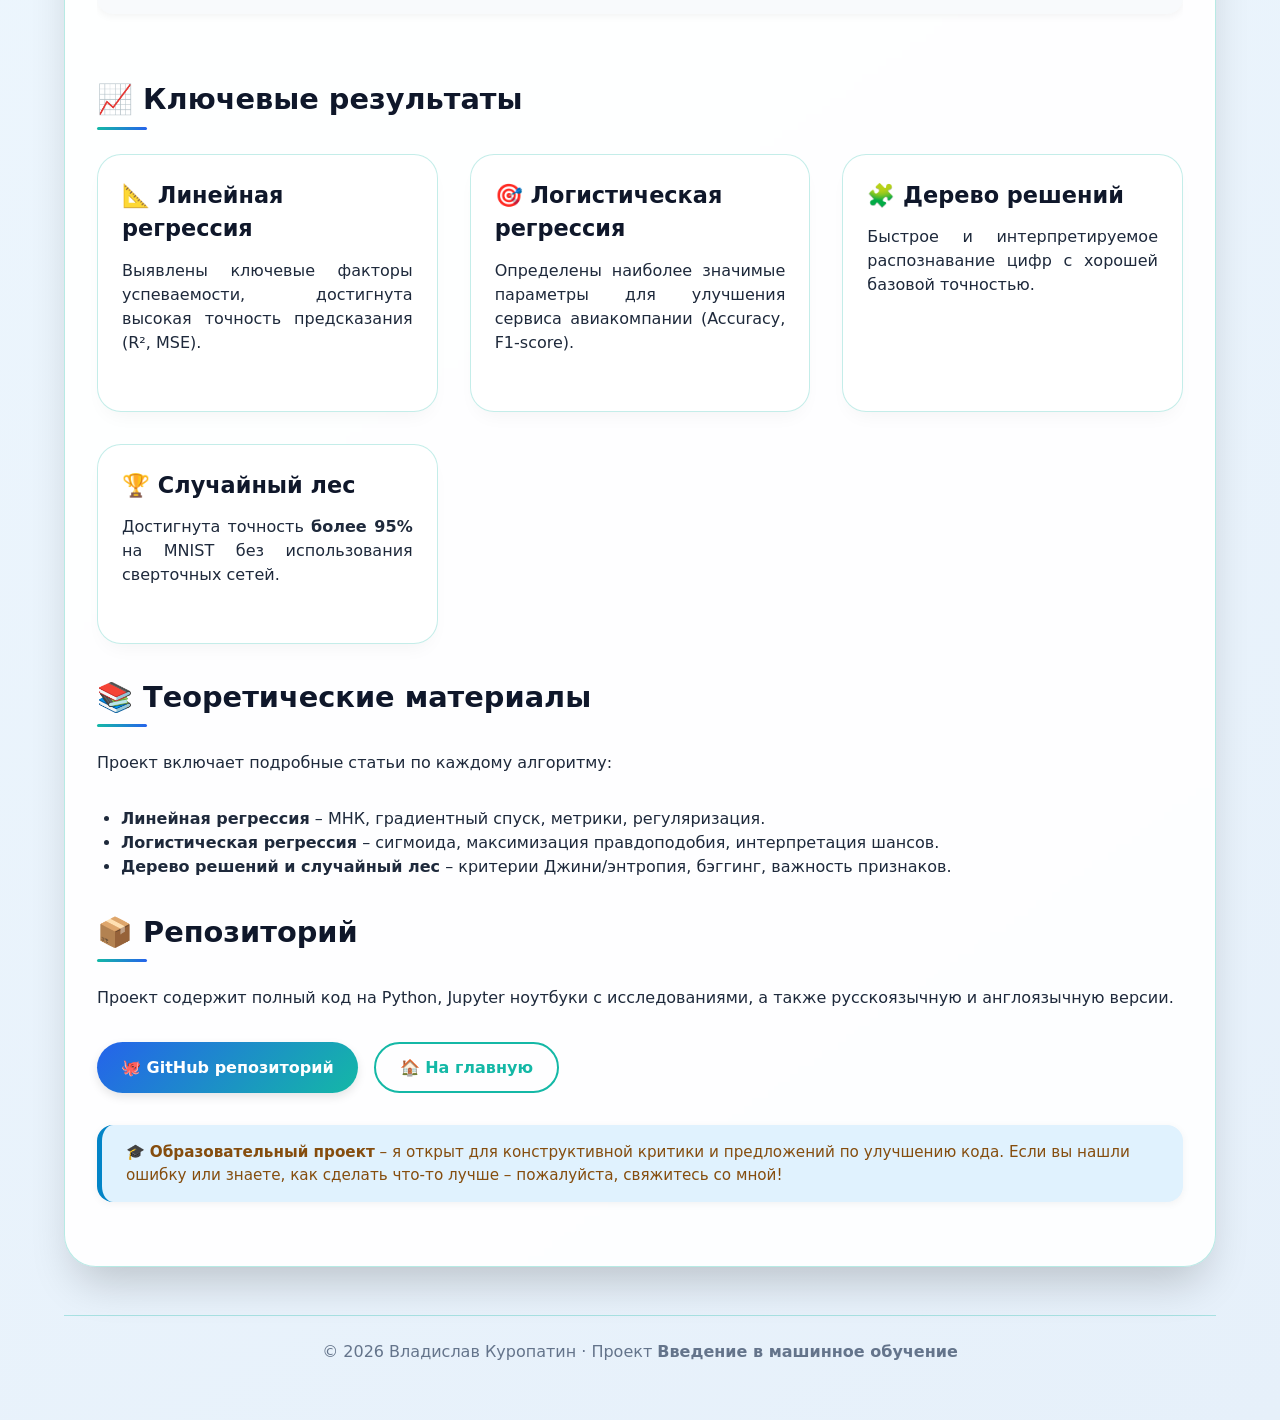
<file: projects/project_ml.html>
<!DOCTYPE html>
<html lang="ru">
<head>
    <meta charset="UTF-8">
    <meta name="viewport" content="width=device-width, initial-scale=1.0">
    <title>Введение в машинное обучение</title>
    <link rel="icon" type="image/x-icon" href="../media/icons/favicon.ico">
    <link rel="icon" type="image/png" sizes="32x32" href="../media/icons/favicon-32x32.png">
    <link rel="icon" type="image/png" sizes="16x16" href="../media/icons/favicon-16x16.png">
    <link rel="apple-touch-icon" sizes="180x180" href="../media/icons/apple-touch-icon.png">
    <link rel="manifest" href="../media/icons/site.webmanifest">
    <link rel="stylesheet" href="../css/project.css">
    <link rel="stylesheet" href="../css/binary.css">
</head>
<body>
    <div class="binary-wrapper">
        <div class="binary-scroll" id="binaryScrollContainer"></div>
    </div>
    <div class="container">
        <div id="projectNav"></div>
        <div class="project-page">
            <h1>Введение в машинное обучение</h1>
            <div class="project-meta-info">
                <span>📅 2025</span>
                <span>🏷️ Python, scikit-learn, pandas, Jupyter</span>
                <span>🎓 Учебный проект</span>
            </div>
            <div class="project-description-full">
                <p>
                    Проект разработан в рамках изучения основ машинного обучения. 
                    В нем реализованы и проанализированы четыре фундаментальные модели:
                    линейная регрессия, логистическая регрессия, дерево принятия решений 
                    и случайный лес. Каждая модель решает свою практическую задачу 
                    на реальных наборах данных: предсказание оценок учеников, 
                    анализ удовлетворенности авиапассажиров и распознавание рукописных цифр.
                </p>
            </div>
            <h2>🌟 Ключевые возможности</h2>
            <div class="feature-grid">
                <div class="feature-card">
                    <h3>📈 Линейная регрессия</h3>
                    <ul>
                        <li>Предсказание итоговых оценок учеников</li>
                        <li>Анализ влияющих факторов успеваемости</li>
                        <li>Точное численное предсказание</li>
                    </ul>
                </div>
                <div class="feature-card">
                    <h3>✈️ Логистическая регрессия</h3>
                    <ul>
                        <li>Анализ удовлетворенности авиаперелетами</li>
                        <li>Интерпретация коэффициентов модели (Odds Ratio)</li>
                        <li>Выявление ключевых факторов сервиса</li>
                    </ul>
                </div>
                <div class="feature-card">
                    <h3>🌳 Дерево принятия решений</h3>
                    <ul>
                        <li>Распознавание рукописных цифр (MNIST)</li>
                        <li>Простая и интерпретируемая модель</li>
                        <li>Быстрое обучение и предсказание</li>
                    </ul>
                </div>
                <div class="feature-card">
                    <h3>🌲 Случайный лес</h3>
                    <ul>
                        <li>Ансамбль из 1000 деревьев</li>
                        <li>Наилучшая точность классификации (>95%)</li>
                        <li>Устойчивость к переобучению</li>
                    </ul>
                </div>
            </div>
            <h2>🛠 Технологический стек</h2>
            <div>
                <span class="tech-badge">Python 3.10+</span>
                <span class="tech-badge">Scikit-learn 1.3+</span>
                <span class="tech-badge">Pandas 2.0+</span>
                <span class="tech-badge">NumPy 1.24+</span>
                <span class="tech-badge">Matplotlib 3.7+</span>
                <span class="tech-badge">Seaborn 0.12+</span>
                <span class="tech-badge">Jupyter 1.0+</span>
            </div>
            <h2>📊 Используемые данные</h2>
            <div class="project-table-wrapper">
                <table class="project-table">
                    <thead>
                        <tr>
                            <th>Набор данных</th>
                            <th>Тип задачи</th>
                            <th>Размер</th>
                        </tr>
                    </thead>
                    <tbody>
                        <tr>
                            <td>Student Performance</td>
                            <td>Регрессия</td>
                            <td>395 записей</td>
                        </tr>
                        <tr>
                            <td>Airline Satisfaction</td>
                            <td>Классификация</td>
                            <td>130 000 записей</td>
                        </tr>
                        <tr>
                            <td>MNIST</td>
                            <td>Классификация</td>
                            <td>70 000 изображений</td>
                        </tr>
                    </tbody>
                </table>
            </div>
            <h2>📈 Ключевые результаты</h2>
            <div class="feature-grid feature-grid-no-margin">
                <div class="feature-card">
                    <h3>📐 Линейная регрессия</h3>
                    <p>Выявлены ключевые факторы успеваемости, достигнута 
                        высокая точность предсказания (R², MSE).</p>
                </div>
                <div class="feature-card">
                    <h3>🎯 Логистическая регрессия</h3>
                    <p>Определены наиболее значимые параметры для улучшения 
                        сервиса авиакомпании (Accuracy, F1-score).</p>
                </div>
                <div class="feature-card">
                    <h3>🧩 Дерево решений</h3>
                    <p>Быстрое и интерпретируемое распознавание цифр с хорошей 
                        базовой точностью.</p>
                </div>
                <div class="feature-card">
                    <h3>🏆 Случайный лес</h3>
                    <p>Достигнута точность <strong>более 95%</strong> на MNIST 
                        без использования сверточных сетей.</p>
                </div>
            </div>
            <h2>📚 Теоретические материалы</h2>
            <p>Проект включает подробные статьи по каждому алгоритму:</p>
            <ul class="project-list">
                <li><strong>Линейная регрессия</strong> – МНК, градиентный 
                    спуск, метрики, регуляризация.</li>
                <li><strong>Логистическая регрессия</strong> – сигмоида, 
                    максимизация правдоподобия, интерпретация шансов.</li>
                <li><strong>Дерево решений и случайный лес</strong> – критерии 
                    Джини/энтропия, бэггинг, важность признаков.</li>
            </ul>
            <h2>📦 Репозиторий</h2>
            <p>Проект содержит полный код на Python, Jupyter ноутбуки с 
                исследованиями, а также русскоязычную и англоязычную версии.</p>
            <div class="project-links">
                <a href="https://github.com/MordaRedFox/introduction-to-ml-models"
                    target="_blank" class="btn">🐙 GitHub репозиторий</a>
                <a href="../index.html" class="btn btn-outline">🏠 На главную</a>
            </div>
            <div class="warning-note warning-note-alt">
                🎓 <strong>Образовательный проект</strong> – я открыт для 
                конструктивной критики и предложений по улучшению кода. Если 
                вы нашли ошибку или знаете, как сделать что-то лучше – пожалуйста, 
                свяжитесь со мной!
            </div>
        </div>
        <footer class="footer">
            <p>© <span id="current-year">2026</span> Владислав Куропатин · 
                Проект <strong>Введение в машинное обучение</strong></p>
        </footer>
    </div>
    <script src="../js/utils/update_year.js"></script>
    <script src="../js/utils/binary.js"></script>
    <script src="../js/data/projects_data.js"></script>
    <script src="../js/components/nav.js"></script>
</body>
</html>
</file>
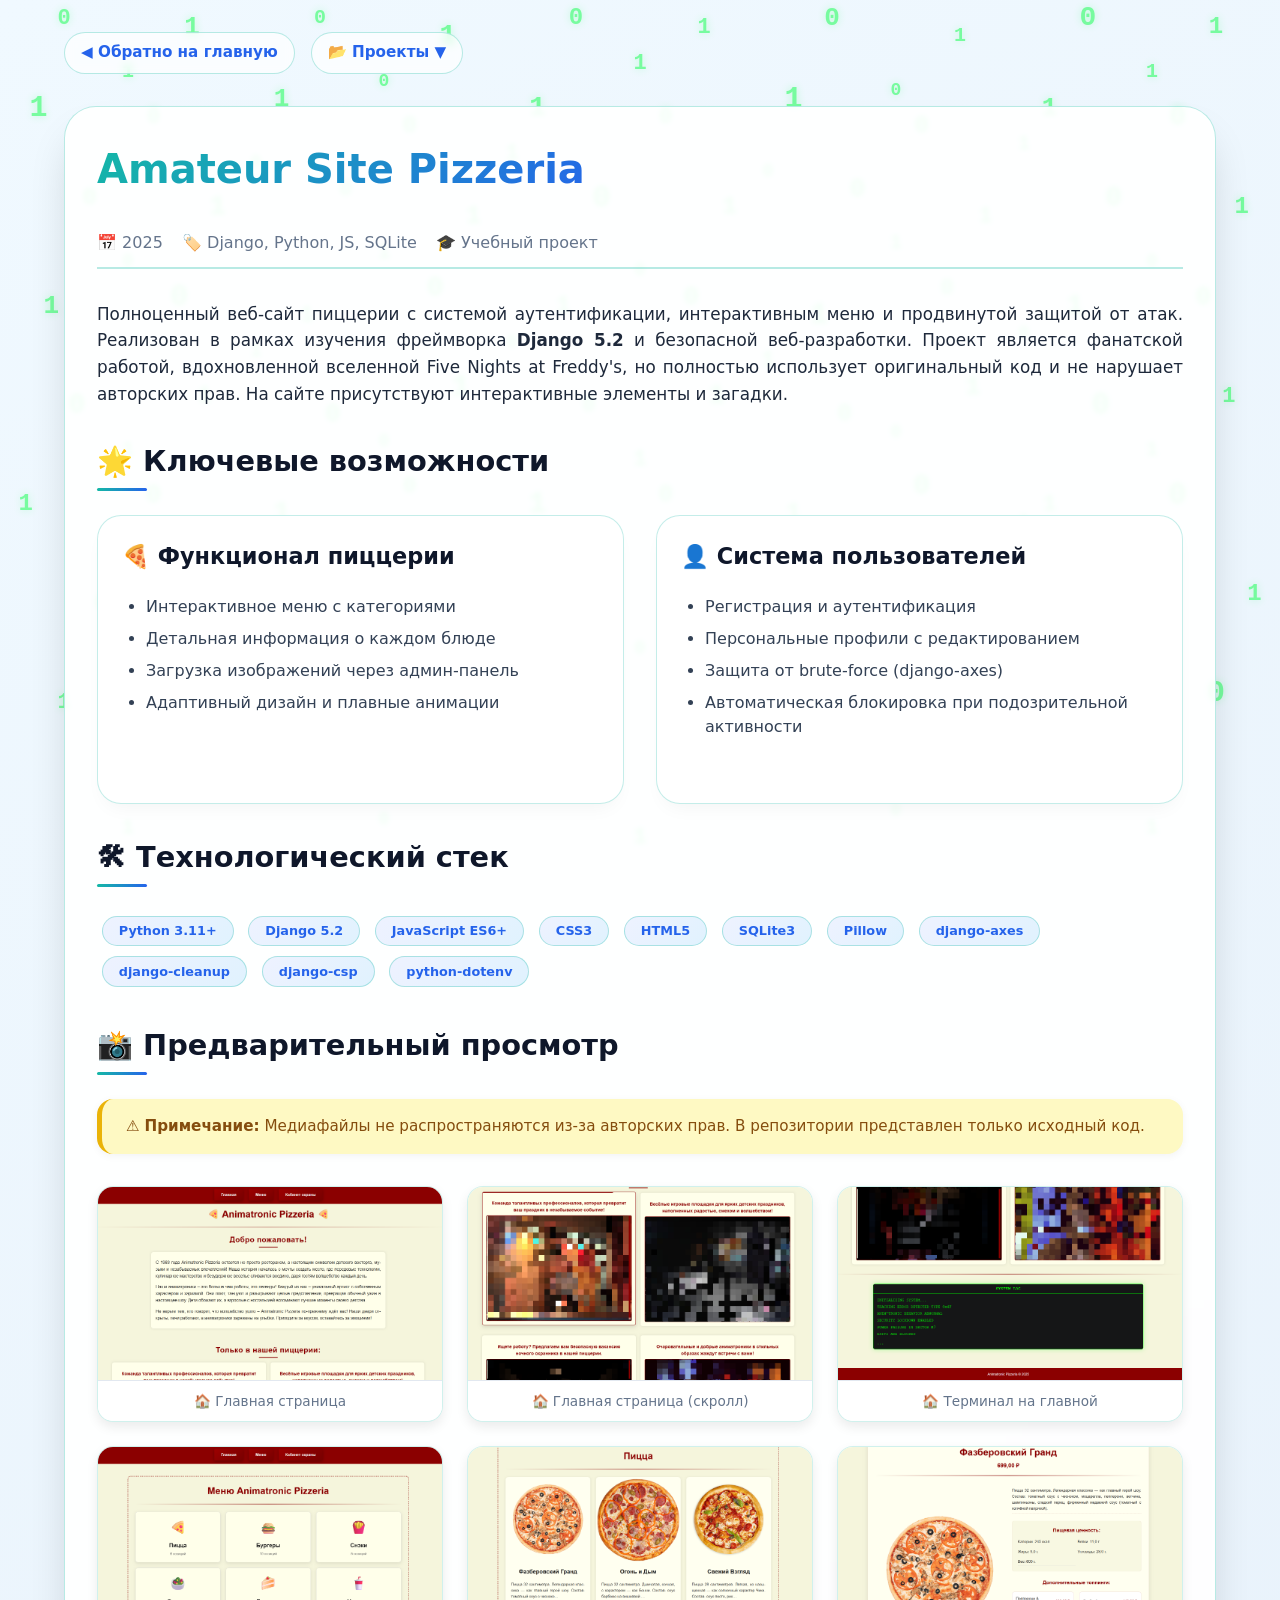
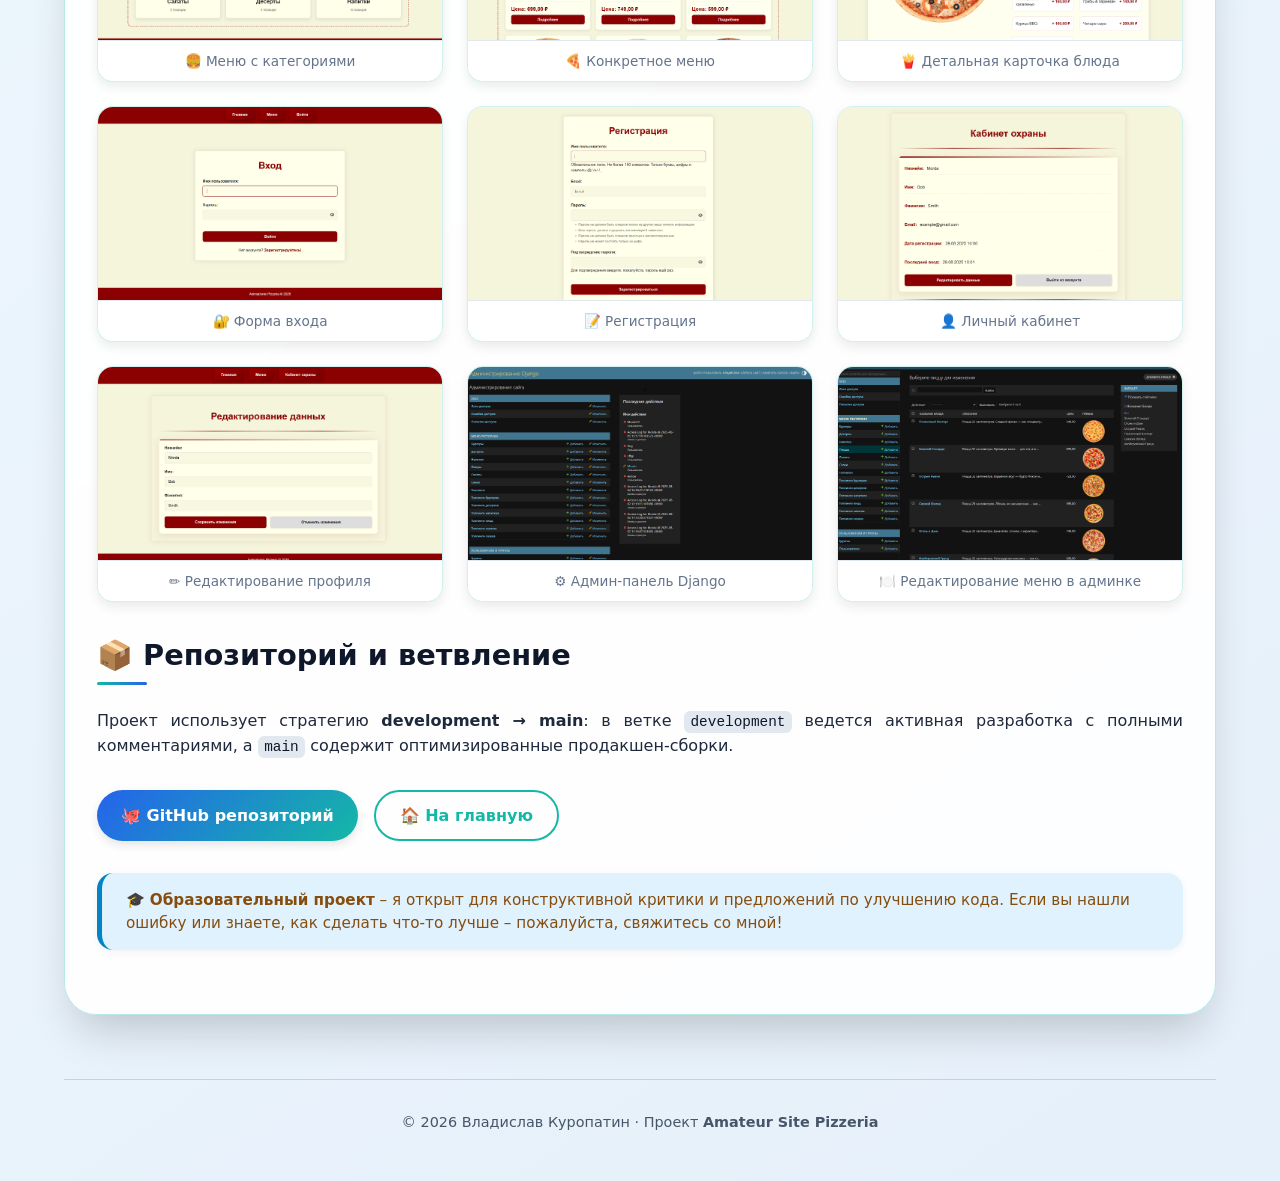
<file: projects/project_pizzeria.html>
<!DOCTYPE html>
<html lang="ru">
<head>
    <meta charset="UTF-8">
    <meta name="viewport" content="width=device-width, initial-scale=1.0">
    <title>Amateur Site Pizzeria</title>
    <link rel="icon" type="image/x-icon" href="../media/icons/favicon.ico">
    <link rel="icon" type="image/png" sizes="32x32" href="../media/icons/favicon-32x32.png">
    <link rel="icon" type="image/png" sizes="16x16" href="../media/icons/favicon-16x16.png">
    <link rel="apple-touch-icon" sizes="180x180" href="../media/icons/apple-touch-icon.png">
    <link rel="manifest" href="../media/icons/site.webmanifest">
    <link rel="stylesheet" href="../css/project.css">
    <link rel="stylesheet" href="../css/binary.css">
    <link rel="stylesheet" href="../css/main.css">
</head>
<body>
    <div class="binary-wrapper">
        <div class="binary-scroll" id="binaryScrollContainer"></div>
    </div>
    <div class="container">
        <div id="projectNav"></div>
        <div class="project-page">
            <h1>Amateur Site Pizzeria</h1>
            <div class="project-meta-info">
                <span>📅 2025</span>
                <span>🏷️ Django, Python, JS, SQLite</span>
                <span>🎓 Учебный проект</span>
            </div>
            <div class="project-description-full">
                <p>
                    Полноценный веб-сайт пиццерии с системой аутентификации, 
                    интерактивным меню и продвинутой защитой от атак. Реализован 
                    в рамках изучения фреймворка <strong>Django 5.2</strong> и 
                    безопасной веб-разработки. Проект является фанатской работой, 
                    вдохновленной вселенной Five Nights at Freddy's, но полностью 
                    использует оригинальный код и не нарушает авторских прав. 
                    На сайте присутствуют интерактивные элементы и загадки.
                </p>
            </div>
            <h2>🌟 Ключевые возможности</h2>
            <div class="feature-grid">
                <div class="feature-card">
                    <h3>🍕 Функционал пиццерии</h3>
                    <ul>
                        <li>Интерактивное меню с категориями</li>
                        <li>Детальная информация о каждом блюде</li>
                        <li>Загрузка изображений через админ-панель</li>
                        <li>Адаптивный дизайн и плавные анимации</li>
                    </ul>
                </div>
                <div class="feature-card">
                    <h3>👤 Система пользователей</h3>
                    <ul>
                        <li>Регистрация и аутентификация</li>
                        <li>Персональные профили с редактированием</li>
                        <li>Защита от brute-force (django-axes)</li>
                        <li>Автоматическая блокировка при подозрительной активности</li>
                    </ul>
                </div>
            </div>
            <h2>🛠 Технологический стек</h2>
            <div>
                <span class="tech-badge">Python 3.11+</span>
                <span class="tech-badge">Django 5.2</span>
                <span class="tech-badge">JavaScript ES6+</span>
                <span class="tech-badge">CSS3</span>
                <span class="tech-badge">HTML5</span>
                <span class="tech-badge">SQLite3</span>
                <span class="tech-badge">Pillow</span>
                <span class="tech-badge">django-axes</span>
                <span class="tech-badge">django-cleanup</span>
                <span class="tech-badge">django-csp</span>
                <span class="tech-badge">python-dotenv</span>
            </div>
            <h2>📸 Предварительный просмотр</h2>
            <div class="warning-note">
                ⚠️ <strong>Примечание:</strong> Медиафайлы не распространяются 
                из-за авторских прав. В репозитории представлен только исходный код.
            </div>
            <div class="screenshot-grid">
                <a href="../media/project_pizzeria/1.png" target="_blank" class="screenshot-link">
                    <img src="../media/project_pizzeria/1.png" alt="Главная страница 1">
                    <span>🏠 Главная страница</span>
                </a>
                <a href="../media/project_pizzeria/2.png" target="_blank" class="screenshot-link">
                    <img src="../media/project_pizzeria/2.png" alt="Главная страница 2">
                    <span>🏠 Главная страница (скролл)</span>
                </a>
                <a href="../media/project_pizzeria/3.png" target="_blank" class="screenshot-link">
                    <img src="../media/project_pizzeria/3.png" alt="Главная страница 3">
                    <span>🏠 Терминал на главной</span>
                </a>
                <a href="../media/project_pizzeria/4.png" target="_blank" class="screenshot-link">
                    <img src="../media/project_pizzeria/4.png" alt="Меню">
                    <span>🍔 Меню с категориями</span>
                </a>
                <a href="../media/project_pizzeria/5.png" target="_blank" class="screenshot-link">
                    <img src="../media/project_pizzeria/5.png" alt="Конкретное меню">
                    <span>🍕 Конкретное меню</span>
                </a>
                <a href="../media/project_pizzeria/6.png" target="_blank" class="screenshot-link">
                    <img src="../media/project_pizzeria/6.png" alt="Детали блюда">
                    <span>🍟 Детальная карточка блюда</span>
                </a>
                <a href="../media/project_pizzeria/7.png" target="_blank" class="screenshot-link">
                    <img src="../media/project_pizzeria/7.png" alt="Форма входа">
                    <span>🔐 Форма входа</span>
                </a>
                <a href="../media/project_pizzeria/8.png" target="_blank" class="screenshot-link">
                    <img src="../media/project_pizzeria/8.png" alt="Форма регистрации">
                    <span>📝 Регистрация</span>
                </a>
                <a href="../media/project_pizzeria/9.png" target="_blank" class="screenshot-link">
                    <img src="../media/project_pizzeria/9.png" alt="Личный кабинет">
                    <span>👤 Личный кабинет</span>
                </a>
                <a href="../media/project_pizzeria/10.png" target="_blank" class="screenshot-link">
                    <img src="../media/project_pizzeria/10.png" alt="Редактирование профиля">
                    <span>✏️ Редактирование профиля</span>
                </a>
                <a href="../media/project_pizzeria/11.png" target="_blank" class="screenshot-link">
                    <img src="../media/project_pizzeria/11.png" alt="Админ-панель">
                    <span>⚙️ Админ-панель Django</span>
                </a>
                <a href="../media/project_pizzeria/12.png" target="_blank" class="screenshot-link">
                    <img src="../media/project_pizzeria/12.png" alt="Управление блюдами">
                    <span>🍽️ Редактирование меню в админке</span>
                </a>
            </div>
            <h2>📦 Репозиторий и ветвление</h2>
            <p>Проект использует стратегию <strong>development → main</strong>: 
                в ветке <code>development</code> ведется активная разработка с 
                полными комментариями, а <code>main</code> содержит оптимизированные 
                продакшен-сборки.</p>
            <div class="project-links">
                <a href="https://github.com/MordaRedFox/amateur-site-pizzeria"
                    target="_blank" class="btn">🐙 GitHub репозиторий</a>
                <a href="../index.html" class="btn btn-outline">🏠 На главную</a>
            </div>
            <div class="warning-note warning-note-alt">
                🎓 <strong>Образовательный проект</strong> – я открыт для 
                конструктивной критики и предложений по улучшению кода. Если 
                вы нашли ошибку или знаете, как сделать что-то лучше – пожалуйста, 
                свяжитесь со мной!
            </div>
        </div>
        <footer class="footer">
            <p>© <span id="current-year">2026</span> Владислав Куропатин · 
                Проект <strong>Amateur Site Pizzeria</strong></p>
        </footer>
    </div>
    <div id="imageModal" class="modal">
        <span class="modal-close">&times;</span>
        <img class="modal-content" id="modalImage">
    </div>
    <script src="../js/utils/update_year.js"></script>
    <script src="../js/utils/binary.js"></script>
    <script src="../js/data/projects_data.js"></script>
    <script src="../js/components/nav.js"></script>
    <script src="../js/components/screenshots_modal.js"></script>
</body>
</html>
</file>
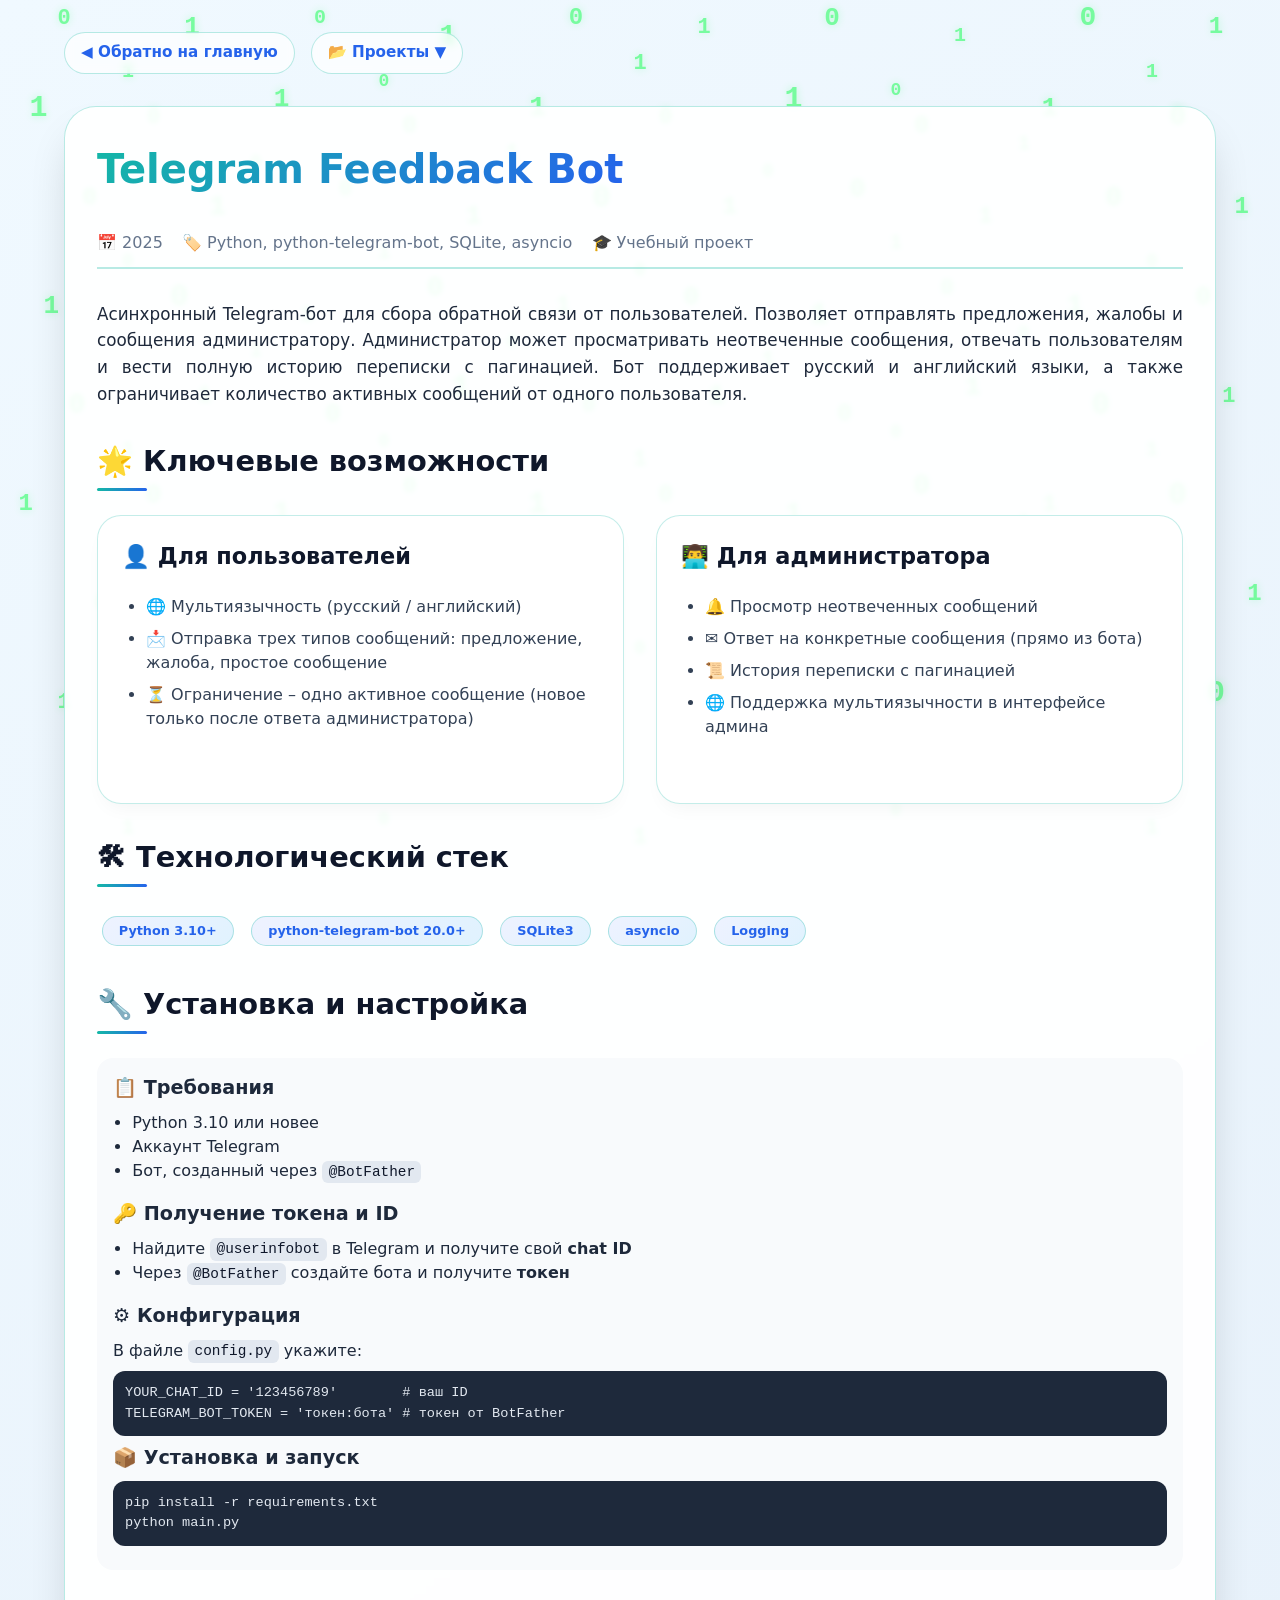
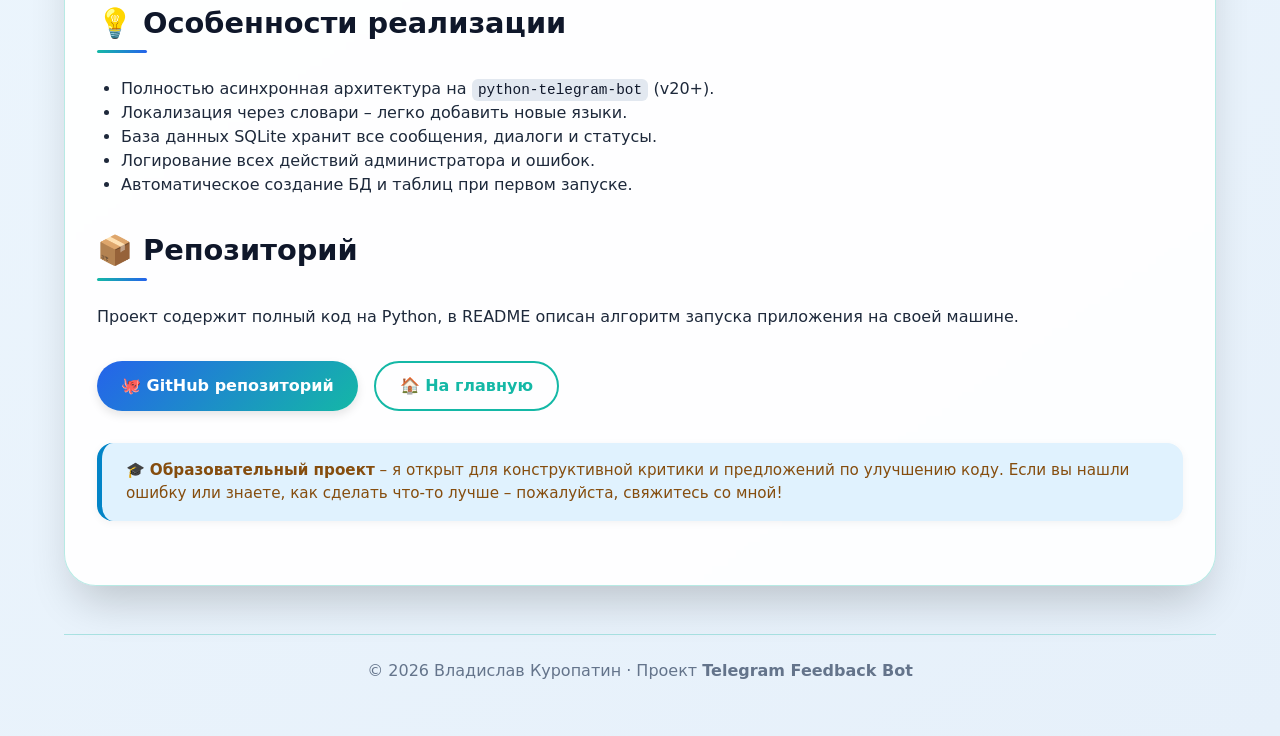
<file: projects/project_telegram_bot.html>
<!DOCTYPE html>
<html lang="ru">
<head>
    <meta charset="UTF-8">
    <meta name="viewport" content="width=device-width, initial-scale=1.0">
    <title>Telegram Feedback Bot</title>
    <link rel="icon" type="image/x-icon" href="../media/icons/favicon.ico">
    <link rel="icon" type="image/png" sizes="32x32" href="../media/icons/favicon-32x32.png">
    <link rel="icon" type="image/png" sizes="16x16" href="../media/icons/favicon-16x16.png">
    <link rel="apple-touch-icon" sizes="180x180" href="../media/icons/apple-touch-icon.png">
    <link rel="manifest" href="../media/icons/site.webmanifest">
    <link rel="stylesheet" href="../css/project.css">
    <link rel="stylesheet" href="../css/binary.css">
</head>
<body>
    <div class="binary-wrapper">
        <div class="binary-scroll" id="binaryScrollContainer"></div>
    </div>
    <div class="container">
        <div id="projectNav"></div>
        <div class="project-page">
            <h1>Telegram Feedback Bot</h1>
            <div class="project-meta-info">
                <span>📅 2025</span>
                <span>🏷️ Python, python-telegram-bot, SQLite, asyncio</span>
                <span>🎓 Учебный проект</span>
            </div>
            <div class="project-description-full">
                <p>
                    Асинхронный Telegram-бот для сбора обратной связи от пользователей.
                    Позволяет отправлять предложения, жалобы и сообщения администратору.
                    Администратор может просматривать неотвеченные сообщения, отвечать
                    пользователям и вести полную историю переписки с пагинацией.
                    Бот поддерживает русский и английский языки, а также ограничивает
                    количество активных сообщений от одного пользователя.
                </p>
            </div>
            <h2>🌟 Ключевые возможности</h2>
            <div class="feature-grid">
                <div class="feature-card">
                    <h3>👤 Для пользователей</h3>
                    <ul>
                        <li>🌐 Мультиязычность (русский / английский)</li>
                        <li>📩 Отправка трех типов сообщений: предложение, 
                            жалоба, простое сообщение</li>
                        <li>⏳ Ограничение – одно активное сообщение (новое 
                            только после ответа администратора)</li>
                    </ul>
                </div>
                <div class="feature-card">
                    <h3>👨‍💻 Для администратора</h3>
                    <ul>
                        <li>🔔 Просмотр неотвеченных сообщений</li>
                        <li>✉️ Ответ на конкретные сообщения (прямо из бота)</li>
                        <li>📜 История переписки с пагинацией</li>
                        <li>🌐 Поддержка мультиязычности в интерфейсе админа</li>
                    </ul>
                </div>
            </div>
            <h2>🛠 Технологический стек</h2>
            <div class="project-tech-badges">
                <span class="tech-badge">Python 3.10+</span>
                <span class="tech-badge">python-telegram-bot 20.0+</span>
                <span class="tech-badge">SQLite3</span>
                <span class="tech-badge">asyncio</span>
                <span class="tech-badge">Logging</span>
            </div>
            <h2>🔧 Установка и настройка</h2>
            <div class="setup-block">
                <h3>📋 Требования</h3>
                <ul>
                    <li>Python 3.10 или новее</li>
                    <li>Аккаунт Telegram</li>
                    <li>Бот, созданный через <code>@BotFather</code></li>
                </ul>
                <h3>🔑 Получение токена и ID</h3>
                <ul>
                    <li>Найдите <code>@userinfobot</code> в Telegram и получите свой <strong>chat ID</strong></li>
                    <li>Через <code>@BotFather</code> создайте бота и получите <strong>токен</strong></li>
                </ul>
                <h3>⚙️ Конфигурация</h3>
                <p>В файле <code>config.py</code> укажите:</p>
                <pre>YOUR_CHAT_ID = '123456789'        # ваш ID
TELEGRAM_BOT_TOKEN = 'токен:бота' # токен от BotFather</pre>
                <h3>📦 Установка и запуск</h3>
                <pre>pip install -r requirements.txt
python main.py</pre>
            </div>
            <h2>💡 Особенности реализации</h2>
            <ul class="features-list">
                <li>Полностью асинхронная архитектура на <code>python-telegram-bot</code> (v20+).</li>
                <li>Локализация через словари – легко добавить новые языки.</li>
                <li>База данных SQLite хранит все сообщения, диалоги и статусы.</li>
                <li>Логирование всех действий администратора и ошибок.</li>
                <li>Автоматическое создание БД и таблиц при первом запуске.</li>
            </ul>
            <h2>📦 Репозиторий</h2>
            <p>Проект содержит полный код на Python, в README описан алгоритм 
                запуска приложения на своей машине.</p>
            <div class="project-links">
                <a href="https://github.com/MordaRedFox/telegram-feedback-bot"
                    target="_blank" class="btn">🐙 GitHub репозиторий</a>
                <a href="../index.html" class="btn btn-outline">🏠 На главную</a>
            </div>
            <div class="warning-note warning-note-alt">
                🎓 <strong>Образовательный проект</strong> – я открыт для 
                конструктивной критики и предложений по улучшению коду. Если 
                вы нашли ошибку или знаете, как сделать что-то лучше – пожалуйста, 
                свяжитесь со мной!
            </div>
        </div>
        <footer class="footer">
            <p>© <span id="current-year">2026</span> Владислав Куропатин · 
                Проект <strong>Telegram Feedback Bot</strong></p>
        </footer>
    </div>
    <script src="../js/utils/update_year.js"></script>
    <script src="../js/utils/binary.js"></script>
    <script src="../js/data/projects_data.js"></script>
    <script src="../js/components/nav.js"></script>
</body>
</html>
</file>
<file: css/main.css>
:root {
    --teal: #14b8a6;
    --teal-dark: #0f766e;
    --blue: #2563eb;
    --blue-light: #38bdf8;
    --metal: #64748b;
    --metal-light: #94a3b8;
    --white: #ffffff;
}

* {
    margin: 0;
    padding: 0;
    box-sizing: border-box;
}

body {
    font-family: system-ui, -apple-system, 'Segoe UI', Roboto, 'Helvetica Neue', sans-serif;
    background: linear-gradient(145deg, #f0f9ff 0%, #e6f0fa 100%);
    color: #1e293b;
    line-height: 1.5;
    min-height: 100vh;
}

.container {
    max-width: 1200px;
    margin: 0 auto;
    padding: 2rem 1.5rem;
    position: relative;
    z-index: 1;
}

.hero {
    text-align: center;
    margin-bottom: 3rem;
    padding: 2rem 1rem;
    background: rgba(255,255,255,0.6);
    backdrop-filter: blur(8px);
    border-radius: 2rem;
    box-shadow: 0 10px 25px -5px rgba(0,0,0,0.05);
    animation: fadeInUp 0.8s ease-out;
}

.hero-title {
    font-size: 3rem;
    background: linear-gradient(135deg, #0d9488 0%, #2563eb 50%, #38bdf8 100%);
    background-clip: text;
    -webkit-background-clip: text;
    color: transparent;
    letter-spacing: -0.02em;
}

.hero-subtitle {
    font-size: 1.3rem;
    color: #334155;
    margin-top: 0.5rem;
    font-weight: 500;
}

.about {
    margin-bottom: 3rem;
    animation: fadeInUp 0.8s ease-out 0.1s backwards;
}

.about-card {
    background: white;
    border-radius: 2rem;
    padding: 2rem;
    display: flex;
    flex-wrap: wrap;
    gap: 2rem;
    align-items: center;
    box-shadow: 0 20px 35px -10px rgba(0,0,0,0.1);
    transition: transform 0.3s, box-shadow 0.3s, border-color 0.3s;
    border: 1px solid rgba(20,184,166,0.2);
}

.about-card:hover {
    transform: translateY(-5px);
    box-shadow: 0 25px 40px -12px rgba(0,0,0,0.15);
    border-color: var(--teal);
}

.about-avatar {
    flex-shrink: 0;
}

.avatar-image {
    width: 230px;
    height: 230px;
    border-radius: 50%;
    object-fit: cover;
    box-shadow: 0 15px 20px -8px rgba(0,0,0,0.2);
    transition: transform 0.3s;
}

.about-info {
    flex: 1;
}

.about-info h2 {
    font-size: 2rem;
    margin-bottom: 1.25rem;
    color: #0f172a;
    position: relative;
    display: inline-block;
}

.about-info h2::after {
    content: '';
    position: absolute;
    bottom: -8px;
    left: 0;
    width: 60px;
    height: 3px;
    background: linear-gradient(90deg, #14b8a6, #38bdf8);
    border-radius: 3px;
}

.about-info p {
    color: #334155;
    margin-bottom: 1.5rem;
    font-size: 1.05rem;
    text-align: justify;
}

.skill-tag {
    background: #eef2ff;
    padding: 0.3rem 1rem;
    border-radius: 999px;
    font-size: 0.85rem;
    font-weight: 600;
    color: #1e40af;
    transition: all 0.2s;
    border: 1px solid #bfdbfe;
    cursor: default;
}

.skill-tag:hover {
    background: var(--teal);
    color: white;
    border-color: var(--teal);
    transform: translateY(-2px);
}

.section-title {
    font-size: 2rem;
    margin-bottom: 2rem;
    color: #0f172a;
    position: relative;
    display: inline-block;
}

.section-title::after {
    content: '';
    position: absolute;
    bottom: -10px;
    left: 0;
    width: 70px;
    height: 4px;
    background: linear-gradient(90deg, #14b8a6, #2563eb);
    border-radius: 4px;
}

.projects-grid {
    display: grid;
    grid-template-columns: repeat(auto-fill, minmax(320px, 1fr));
    gap: 2rem;
}

.loading {
    text-align: center;
    padding: 3rem;
    background: rgba(255,255,255,0.7);
    border-radius: 2rem;
    color: #475569;
    font-size: 1.2rem;
    backdrop-filter: blur(4px);
}

.footer {
    margin-top: 4rem;
    text-align: center;
    padding: 2rem 0 1rem;
    border-top: 1px solid rgba(20,184,166,0.3);
    color: #475569;
    font-size: 0.9rem;
}

@keyframes fadeInUp {
    from {
        opacity: 0;
        transform: translateY(30px);
    }
    to {
        opacity: 1;
        transform: translateY(0);
    }
}

.education {
    margin-bottom: 3rem;
    animation: fadeInUp 0.8s ease-out 0.15s backwards;
}

.education-card {
    background: white;
    border-radius: 1.5rem;
    padding: 1.8rem;
    display: grid;
    grid-template-columns: repeat(auto-fit, minmax(260px, 1fr));
    gap: 2rem;
    box-shadow: 0 15px 25px -10px rgba(0,0,0,0.05);
    border: 1px solid rgba(20,184,166,0.2);
    transition: transform 0.3s, box-shadow 0.3s, border-color 0.3s;
}

.education-card:hover {
    transform: translateY(-5px);
    box-shadow: 0 25px 40px -12px rgba(0,0,0,0.15);
    border-color: var(--teal);
}

.education-item h3 {
    font-size: 1.3rem;
    color: #0f172a;
    margin-bottom: 0.5rem;
    display: flex;
    align-items: center;
    gap: 0.5rem;
}

.education-item p {
    color: #334155;
    margin-bottom: 0.3rem;
    font-size: 0.95rem;
}

.skills-section {
    margin-bottom: 3rem;
    animation: fadeInUp 0.8s ease-out 0.2s backwards;
}

.skills-grid {
    display: grid;
    grid-template-columns: repeat(auto-fit, minmax(240px, 1fr));
    gap: 1.8rem;
}

.skills-category {
    background: white;
    border-radius: 1.2rem;
    padding: 1.2rem;
    border: 1px solid rgba(20,184,166,0.2);
    box-shadow: 0 10px 20px -8px rgba(0,0,0,0.08);
    transition: transform 0.2s, box-shadow 0.2s;
}

.skills-category:hover {
    transform: translateY(-4px);
    box-shadow: 0 10px 20px -8px rgba(0,0,0,0.1);
    border-color: var(--teal);
}

.skills-category h3 {
    font-size: 1.2rem;
    margin-bottom: 1rem;
    color: #0f172a;
    padding-bottom: 0.5rem;
    border-bottom: 1px solid #e2e8f0;
}

.skills-list {
    display: flex;
    flex-wrap: wrap;
    gap: 0.6rem;
}

.achievements {
    margin-bottom: 3rem;
    animation: fadeInUp 0.8s ease-out 0.25s backwards;
}

.achievements-grid {
    display: grid;
    grid-template-columns: repeat(auto-fill, minmax(280px, 1fr));
    gap: 2rem;
}

.achievement-card {
    background: white;
    border-radius: 1.5rem;
    overflow: hidden;
    transition: transform 0.3s, box-shadow 0.3s, border-color 0.3s;
    border: 1px solid rgba(20,184,166,0.2);
    box-shadow: 0 15px 25px -10px rgba(0,0,0,0.05);
    display: flex;
    flex-direction: column;
}

.achievement-card:hover {
    transform: translateY(-5px);
    box-shadow: 0 25px 40px -12px rgba(0,0,0,0.15);
    border-color: var(--teal);
}

.achievement-image {
    width: 100%;
    aspect-ratio: 16 / 9;
    object-fit: cover;
    cursor: pointer;
    transition: transform 0.3s;
    background: #f1f5f9;
}

.achievement-image.portrait {
    aspect-ratio: 3 / 4;
}

.achievement-card:hover .achievement-image {
    transform: scale(1.02);
}

.achievement-content {
    padding: 1.2rem;
}

.achievement-title {
    font-size: 1.2rem;
    font-weight: 700;
    text-align: center;
    margin-bottom: 0.5rem;
    color: #0f172a;
}

.achievement-description {
    font-size: 0.95rem;
    color: #475569;
    line-height: 1.4;
    text-align: justify;
}

.loading-achievements {
    text-align: center;
    padding: 2rem;
    background: rgba(255,255,255,0.7);
    border-radius: 1.5rem;
    color: #475569;
    font-size: 1rem;
    backdrop-filter: blur(4px);
}

.modal {
    display: none;
    position: fixed;
    z-index: 1000;
    left: 0;
    top: 0;
    width: 100%;
    height: 100%;
    background-color: rgba(0,0,0,0.9);
    backdrop-filter: blur(5px);
    cursor: pointer;
}

.modal-content {
    margin: auto;
    display: block;
    max-width: 90%;
    max-height: 90%;
    object-fit: contain;
    position: relative;
    top: 50%;
    transform: translateY(-50%);
    border-radius: 1rem;
    box-shadow: 0 25px 50px -12px black;
}

.modal-close {
    position: absolute;
    top: 20px;
    right: 35px;
    color: #f1f1f1;
    font-size: 40px;
    font-weight: bold;
    transition: 0.3s;
    cursor: pointer;
}

.modal-close:hover {
    color: var(--teal);
}

.projects {
    margin-bottom: 3rem;
}

/* Адаптивные стили */
@media (max-width: 1200px) {
    .container {
        padding: 1.8rem;
    }

    .hero {
        padding: 1.5rem;
        margin-bottom: 2.5rem;
    }

    .hero-title {
        font-size: 2.7rem;
    }

    .hero-subtitle {
        font-size: 1.2rem;
    }

    .about-card {
        padding: 1.8rem;
        gap: 1.8rem;
    }

    .avatar-image {
        width: 200px;
        height: 200px;
    }

    .about-info h2 {
        font-size: 1.8rem;
    }

    .projects-grid {
        grid-template-columns: repeat(auto-fill, minmax(300px, 1fr));
        gap: 1.8rem;
    }

    .education-card {
        padding: 1.5rem;
        gap: 1.5rem;
    }

    .skills-grid {
        gap: 1.5rem;
    }

    .achievements-grid {
        gap: 1.8rem;
        grid-template-columns: repeat(auto-fill, minmax(260px, 1fr));
    }

    .achievement-content {
        padding: 1rem;
    }

    .achievement-title {
        font-size: 1.1rem;
    }

    .achievement-description {
        font-size: 0.9rem;
    }
}

@media (max-width: 992px) {
    .container {
        padding: 1.5rem;
    }

    .hero-title {
        font-size: 2.4rem;
    }

    .hero-subtitle {
        font-size: 1.1rem;
    }

    .about-card {
        padding: 1.5rem;
        gap: 1.5rem;
    }

    .avatar-image {
        width: 180px;
        height: 180px;
    }

    .about-info h2 {
        font-size: 1.7rem;
    }

    .about-info p {
        font-size: 0.95rem;
    }

    .section-title {
        font-size: 1.8rem;
    }

    .projects-grid {
        grid-template-columns: repeat(auto-fill, minmax(280px, 1fr));
        gap: 1.5rem;
    }

    .education-card {
        grid-template-columns: 1fr;
        gap: 1.3rem;
        padding: 1.3rem;
    }

    .education-item h3 {
        font-size: 1.2rem;
    }

    .skills-grid {
        grid-template-columns: repeat(auto-fit, minmax(220px, 1fr));
        gap: 1.3rem;
    }

    .skills-category {
        padding: 1rem;
    }

    .skills-category h3 {
        font-size: 1.1rem;
    }

    .skill-tag {
        font-size: 0.8rem;
        padding: 0.25rem 0.9rem;
    }

    .achievements-grid {
        gap: 1.5rem;
        grid-template-columns: repeat(auto-fill, minmax(250px, 1fr));
    }

    .achievement-title {
        font-size: 1rem;
    }

    .achievement-description {
        font-size: 0.85rem;
    }

    .loading-achievements {
        padding: 1.5rem;
        font-size: 0.9rem;
    }

    .modal-close {
        font-size: 35px;
        top: 15px;
        right: 25px;
    }

    .footer {
        margin-top: 3rem;
        padding: 1.5rem 0 0.8rem;
        font-size: 0.85rem;
    }
}

@media (max-width: 768px) {
    .container {
        padding: 1rem;
    }

    .hero {
        padding: 1.2rem;
        margin-bottom: 2rem;
        border-radius: 1.5rem;
    }

    .hero-title {
        font-size: 2rem;
    }

    .hero-subtitle {
        font-size: 1rem;
    }

    .about-card {
        flex-direction: column;
        text-align: center;
        padding: 1.2rem;
        border-radius: 1.5rem;
    }

    .avatar-image {
        width: 160px;
        height: 160px;
    }

    .about-info h2 {
        font-size: 1.5rem;
    }

    .about-info h2::after {
        left: 50%;
        transform: translateX(-50%);
        width: 50px;
    }

    .about-info p {
        font-size: 0.9rem;
    }

    .section-title {
        font-size: 1.6rem;
        text-align: center;
        width: 100%;
    }

    .section-title::after {
        left: 50%;
        transform: translateX(-50%);
        width: 60px;
        height: 3px;
    }

    .projects-grid {
        grid-template-columns: repeat(auto-fill, minmax(260px, 1fr));
        gap: 1.2rem;
    }

    .education-card {
        padding: 1.2rem;
        border-radius: 1.2rem;
    }

    .education-item h3 {
        font-size: 1.1rem;
    }

    .education-item p {
        font-size: 0.85rem;
    }

    .skills-grid {
        grid-template-columns: 1fr;
        gap: 1rem;
    }

    .skills-category {
        padding: 0.9rem;
    }

    .skills-category h3 {
        font-size: 1rem;
    }

    .loading {
        padding: 2rem;
        font-size: 1rem;
    }

    .achievements-grid {
        grid-template-columns: repeat(auto-fill, minmax(240px, 1fr));
        gap: 1.2rem;
    }

    .achievement-content {
        padding: 0.9rem;
    }

    .achievement-title {
        font-size: 1rem;
    }

    .achievement-description {
        font-size: 0.85rem;
    }

    .loading-achievements {
        padding: 1.2rem;
        font-size: 0.9rem;
    }

    .modal-content {
        max-width: 95%;
        max-height: 85%;
        border-radius: 0.8rem;
    }

    .modal-close {
        font-size: 30px;
        top: 12px;
        right: 20px;
    }

    .footer {
        margin-top: 2.5rem;
        padding: 1.2rem 0 0.6rem;
        font-size: 0.8rem;
    }
}

@media (max-width: 576px) {
    .container {
        padding: 0.8rem;
    }

    .hero {
        padding: 1rem;
        margin-bottom: 1.5rem;
    }

    .hero-title {
        font-size: 1.6rem;
    }

    .hero-subtitle {
        font-size: 0.9rem;
    }

    .about-card {
        padding: 1rem;
        gap: 1rem;
    }

    .avatar-image {
        width: 130px;
        height: 130px;
    }

    .about-info h2 {
        font-size: 1.3rem;
    }

    .about-info p {
        font-size: 0.85rem;
        margin-bottom: 1rem;
    }

    .section-title {
        font-size: 1.4rem;
        margin-bottom: 1.5rem;
    }

    .section-title::after {
        width: 50px;
        height: 3px;
        bottom: -8px;
    }

    .projects-grid {
        grid-template-columns: 1fr;
        gap: 1rem;
    }

    .education-card {
        padding: 1rem;
    }

    .education-item h3 {
        font-size: 1rem;
        gap: 0.3rem;
    }

    .education-item p {
        font-size: 0.8rem;
    }

    .skills-category {
        padding: 0.8rem;
    }

    .skills-category h3 {
        font-size: 0.95rem;
        margin-bottom: 0.8rem;
    }

    .skills-list {
        gap: 0.5rem;
    }

    .skill-tag {
        font-size: 0.65rem;
        padding: 0.15rem 0.6rem;
    }

    .loading {
        padding: 1.5rem;
        font-size: 0.9rem;
    }

    .achievements-grid {
        grid-template-columns: 1fr;
        gap: 1rem;
    }

    .achievement-card {
        max-width: 100%;
    }

    .achievement-content {
        padding: 0.8rem;
    }

    .achievement-title {
        font-size: 0.95rem;
    }

    .achievement-description {
        font-size: 0.8rem;
    }

    .loading-achievements {
        padding: 1rem;
        font-size: 0.85rem;
    }

    .modal-close {
        font-size: 28px;
        top: 10px;
        right: 15px;
    }

    .modal-content {
        max-width: 98%;
        max-height: 80%;
        border-radius: 0.6rem;
    }

    .footer {
        margin-top: 2rem;
        font-size: 0.75rem;
    }
}

@media (max-width: 480px) {
    .container {
        padding: 0.6rem;
    }

    .hero {
        padding: 0.8rem;
        border-radius: 1.2rem;
    }

    .hero-title {
        font-size: 1.4rem;
    }

    .hero-subtitle {
        font-size: 0.8rem;
    }

    .about-card {
        padding: 0.8rem;
        border-radius: 1.2rem;
    }

    .avatar-image {
        width: 110px;
        height: 110px;
    }

    .about-info h2 {
        font-size: 1.2rem;
        margin-bottom: 0.75rem;
    }

    .about-info p {
        font-size: 0.8rem;
    }

    .section-title {
        font-size: 1.2rem;
    }

    .education-card {
        padding: 0.8rem;
    }

    .education-item h3 {
        font-size: 0.9rem;
    }

    .education-item p {
        font-size: 0.75rem;
    }

    .skills-category {
        padding: 0.7rem;
    }

    .skills-category h3 {
        font-size: 0.85rem;
    }

    .skill-tag {
        font-size: 0.6rem;
        padding: 0.1rem 0.5rem;
    }

    .achievement-content {
        padding: 0.7rem;
    }

    .achievement-title {
        font-size: 0.9rem;
    }

    .achievement-description {
        font-size: 0.75rem;
    }

    .modal-close {
        font-size: 24px;
        top: 8px;
        right: 12px;
    }

    .footer {
        font-size: 0.7rem;
        padding: 1rem 0 0.5rem;
    }
}

@media (max-width: 360px) {
    .container {
        padding: 0.4rem;
    }

    .hero {
        padding: 0.6rem;
        margin-bottom: 1rem;
    }

    .hero-title {
        font-size: 1.2rem;
    }

    .hero-subtitle {
        font-size: 0.7rem;
    }

    .about-card {
        padding: 0.6rem;
    }

    .avatar-image {
        width: 90px;
        height: 90px;
    }

    .about-info h2 {
        font-size: 1rem;
    }

    .about-info p {
        font-size: 0.7rem;
    }

    .section-title {
        font-size: 1rem;
        margin-bottom: 1.2rem;
    }

    .section-title::after {
        width: 40px;
        height: 2px;
        bottom: -6px;
    }

    .projects-grid {
        gap: 0.8rem;
    }

    .education-card {
        padding: 0.6rem;
    }

    .education-item h3 {
        font-size: 0.85rem;
    }

    .education-item p {
        font-size: 0.7rem;
    }

    .skills-category {
        padding: 0.5rem;
    }

    .skills-category h3 {
        font-size: 0.8rem;
    }

    .skill-tag {
        font-size: 0.55rem;
        padding: 0.05rem 0.4rem;
    }

    .loading {
        padding: 1rem;
        font-size: 0.8rem;
    }

    .achievement-content {
        padding: 0.5rem;
    }

    .achievement-title {
        font-size: 0.85rem;
    }

    .achievement-description {
        font-size: 0.7rem;
    }

    .loading-achievements {
        padding: 0.8rem;
        font-size: 0.75rem;
    }

    .modal-close {
        font-size: 22px;
        top: 6px;
        right: 10px;
    }

    .modal-content {
        max-height: 75%;
    }

    .footer {
        margin-top: 1.5rem;
        font-size: 0.65rem;
    }
}
</file>
<file: css/binary.css>
.binary-wrapper {
    position: fixed;
    top: 0;
    left: 0;
    width: 100%;
    height: 100%;
    pointer-events: none;
    z-index: 0;
    overflow: hidden;
}

.binary-scroll {
    position: relative;
    width: 100%;
    height: 100%;
    will-change: transform;
    transform: translateY(0);
}

.binary-item {
    position: absolute;
    font-family: 'Courier New', monospace;
    color: #00ff41;
    text-shadow: 0 0 8px rgba(0, 255, 65, 0.4);
    white-space: nowrap;
    user-select: none;
    transition: none;
    opacity: 0.5;
    font-weight: bold;
    font-size: 1rem;
}

/* Адаптивные стили */
@media (max-width: 1200px) {
    .binary-item {
        font-size: 0.9rem;
        opacity: 0.7;
    }
}

@media (max-width: 992px) {
    .binary-item {
        font-size: 0.8rem;
        opacity: 0.65;
    }
}

@media (max-width: 768px) {
    .binary-item {
        font-size: 0.7rem;
        opacity: 0.6;
    }
}

@media (max-width: 576px) {
    .binary-item {
        font-size: 0.6rem;
        opacity: 0.5;
    }
}

@media (max-width: 480px) {
    .binary-item {
        font-size: 0.5rem;
        opacity: 0.4;
    }
}

@media (max-width: 360px) {
    .binary-item {
        font-size: 0.4rem;
        opacity: 0.3;
    }
}
</file>
<file: css/main_project_card.css>
.project-card {
    background: white;
    border-radius: 1.5rem;
    padding: 1.5rem;
    transition: all 0.4s cubic-bezier(0.2, 0.9, 0.4, 1.1);
    box-shadow: 0 15px 30px -12px rgba(0, 0, 0, 0.1);
    border: 1px solid rgba(20, 184, 166, 0.2);
    backdrop-filter: blur(2px);
    display: flex;
    flex-direction: column;
    animation: fadeInScale 0.5s ease-out backwards;
}

.project-card:nth-child(1) { animation-delay: 0.05s; }
.project-card:nth-child(2) { animation-delay: 0.1s; }
.project-card:nth-child(3) { animation-delay: 0.15s; }
.project-card:nth-child(4) { animation-delay: 0.2s; }
.project-card:nth-child(5) { animation-delay: 0.25s; }
.project-card:nth-child(6) { animation-delay: 0.3s; }

@keyframes fadeInScale {
    from {
        opacity: 0;
        transform: scale(0.95) translateY(20px);
    }
    to {
        opacity: 1;
        transform: scale(1) translateY(0);
    }
}

.project-card:hover {
    transform: translateY(-12px) scale(1.02);
    box-shadow: 0 30px 40px -15px rgba(0, 0, 0, 0.2);
    border-color: #14b8a6;
    background: linear-gradient(145deg, #ffffff, #f8fafc);
}

.project-card h3 {
    font-size: 1.5rem;
    margin-bottom: 0.75rem;
    font-weight: 700;
    text-align: center;
}

.project-card h3 a {
    color: #0f172a;
    text-decoration: none;
    background: linear-gradient(120deg, #0d9488, #2563eb);
    background-clip: text;
    -webkit-background-clip: text;
    color: transparent;
    transition: all 0.2s;
}

.project-card h3 a:hover {
    background: linear-gradient(120deg, #2563eb, #38bdf8);
    background-clip: text;
    -webkit-background-clip: text;
}

.project-description {
    color: #475569;
    font-size: 0.95rem;
    margin-bottom: 1.2rem;
    flex-grow: 1;
    line-height: 1.5;
    text-align: justify;
}

.project-meta {
    display: flex;
    justify-content: space-between;
    align-items: stretch;
    gap: 0.75rem;
    margin-top: 0.5rem;
    padding-top: 0.75rem;
    border-top: 1px solid #e2e8f0;
    flex-wrap: nowrap;
}

.project-language {
    display: flex;
    align-items: center;
    justify-content: center;
    background: #eef2ff;
    padding: 0.25rem 0.8rem;
    border-radius: 999px;
    font-size: 0.8rem;
    font-weight: 600;
    color: #1e40af;
    transition: all 0.2s;
    white-space: normal;
    word-break: break-word;
    text-align: center;
    line-height: 1.3;
    flex: 1 1 auto;
    min-width: 0;
}

.project-link {
    flex-shrink: 0;
}

.project-link a {
    display: flex;
    align-items: center;
    justify-content: center;
    white-space: nowrap;
    padding: 0.4rem 1rem;
    border-radius: 2rem;
    background: linear-gradient(135deg, var(--blue), var(--teal));
    color: white;
    text-decoration: none;
    font-weight: 600;
    font-size: 0.9rem;
    transition: all 0.3s;
}

.project-link a:hover {
    background: linear-gradient(135deg, #1d4ed8, #0f766e);
    transform: scale(1.05);
    box-shadow: 0 5px 12px rgba(37,99,235,0.3);
}

.project-card:hover .project-language {
    background: #14b8a6;
    color: white;
}

.loading, .error-message, .no-projects {
    text-align: center;
    padding: 2rem;
    background: rgba(255,255,255,0.8);
    border-radius: 1.5rem;
    color: #475569;
    font-weight: 500;
}

/* Адаптивные стили */
@media (max-width: 1200px) {
    .project-card {
        padding: 1.3rem;
    }

    .project-card h3 {
        font-size: 1.4rem;
    }

    .project-description {
        font-size: 0.9rem;
    }

    .project-language {
        font-size: 0.75rem;
        padding: 0.2rem 0.7rem;
    }

    .project-link a {
        font-size: 0.85rem;
        padding: 0.35rem 0.9rem;
    }
}

@media (max-width: 992px) {
    .project-card {
        padding: 1.2rem;
        border-radius: 1.3rem;
    }

    .project-card:hover {
        transform: translateY(-8px) scale(1.01);
    }

    .project-card h3 {
        font-size: 1.3rem;
        margin-bottom: 0.6rem;
    }

    .project-description {
        font-size: 0.85rem;
        margin-bottom: 1rem;
    }

    .project-meta {
        margin-top: 0.3rem;
        padding-top: 0.6rem;
    }

    .project-language {
        font-size: 0.7rem;
        padding: 0.2rem 0.6rem;
    }

    .project-link a {
        font-size: 0.8rem;
        padding: 0.3rem 0.8rem;
    }
}

@media (max-width: 768px) {
    .project-card {
        padding: 1rem;
        border-radius: 1.2rem;
    }

    .project-card h3 {
        font-size: 1.2rem;
        margin-bottom: 0.5rem;
    }

    .project-description {
        font-size: 0.8rem;
        line-height: 1.4;
    }

    .project-meta {
        padding-top: 0.5rem;
    }

    .project-language {
        font-size: 0.65rem;
        padding: 0.15rem 0.5rem;
    }

    .project-link a {
        font-size: 0.75rem;
        padding: 0.25rem 0.7rem;
    }

    .loading, .error-message, .no-projects {
        padding: 1.5rem;
        font-size: 0.9rem;
    }
}

@media (max-width: 576px) {
    .project-card {
        padding: 0.9rem;
        border-radius: 1rem;
    }

    .project-card:hover {
        transform: translateY(-5px) scale(1.01);
    }

    .project-card h3 {
        font-size: 1.1rem;
        margin-bottom: 0.4rem;
    }

    .project-description {
        font-size: 0.75rem;
        margin-bottom: 0.8rem;
    }

    .project-meta {
        gap: 0.5rem;
        margin-top: 0.2rem;
        padding-top: 0.5rem;
    }

    .project-language {
        font-size: 0.6rem;
        padding: 0.1rem 0.5rem;
    }

    .project-link a {
        font-size: 0.7rem;
        padding: 0.2rem 0.6rem;
    }

    .loading, .error-message, .no-projects {
        padding: 1.2rem;
        font-size: 0.85rem;
        border-radius: 1rem;
    }
}

@media (max-width: 480px) {
    .project-card {
        padding: 0.75rem;
        border-radius: 0.9rem;
    }

    .project-card h3 {
        font-size: 1rem;
    }

    .project-description {
        font-size: 0.7rem;
        line-height: 1.35;
    }

    .project-meta {
        gap: 0.4rem;
    }

    .project-language {
        font-size: 0.55rem;
        padding: 0.1rem 0.4rem;
    }

    .project-link a {
        font-size: 0.65rem;
        padding: 0.15rem 0.5rem;
    }
}

@media (max-width: 360px) {
    .project-card {
        padding: 0.6rem;
        border-radius: 0.8rem;
    }

    .project-card h3 {
        font-size: 0.9rem;
        margin-bottom: 0.3rem;
    }

    .project-description {
        font-size: 0.65rem;
        margin-bottom: 0.6rem;
    }

    .project-meta {
        padding-top: 0.4rem;
        gap: 0.3rem;
    }

    .project-language {
        font-size: 0.5rem;
        padding: 0.05rem 0.35rem;
    }

    .project-link a {
        font-size: 0.6rem;
        padding: 0.1rem 0.4rem;
    }

    .loading, .error-message, .no-projects {
        padding: 1rem;
        font-size: 0.75rem;
    }
}
</file>
<file: css/social_credit.css>
.like-button {
    background: linear-gradient(135deg, #f0f0f0, #fff);
    border: 1px solid rgba(20, 184, 166, 0.4);
    border-radius: 2rem;
    padding: 0.3rem 0.9rem;
    font-size: 0.85rem;
    font-weight: 600;
    display: inline-flex;
    align-items: center;
    gap: 0.5rem;
    cursor: pointer;
    transition: all 0.2s ease;
    color: #2c3e66;
    margin-top: 0;
    box-shadow: 0 2px 6px rgba(0, 0, 0, 0.05);
}

.like-button:hover {
    background: #e6f5e6;
    border-color: #00ff41;
    transform: scale(1.02);
    color: #00ff41;
    text-shadow: 0 0 8px rgba(0, 255, 65, 0.4);
}

.like-button:active {
    transform: scale(0.96);
}

.like-count {
    background: #eef2ff;
    border-radius: 40px;
    padding: 0.1rem 0.5rem;
    font-size: 0.75rem;
    font-weight: bold;
    color: #0f766e;
}

.achievement-card {
    display: flex;
    flex-direction: column;
    height: 100%;
}

.achievement-content {
    display: flex;
    flex-direction: column;
    flex: 1;
    padding: 1.2rem;
}

.achievement-description {
    flex: 1;
    margin-bottom: 0.8rem;
}

.achievement-footer {
    margin-top: auto;
    display: flex;
    justify-content: flex-start;
}

.social-credit-party {
    position: fixed;
    top: 0;
    left: 0;
    width: 100%;
    height: 100%;
    pointer-events: none;
    z-index: 9999;
    overflow: hidden;
}

.credit-stamp {
    position: fixed;
    bottom: 8%;
    right: 3%;
    background: rgba(220, 38, 38, 0.95);
    backdrop-filter: blur(6px);
    color: gold;
    font-weight: bold;
    font-size: 1.5rem;
    padding: 0.6rem 1.2rem;
    border-radius: 3rem;
    border: 2px solid #ffd966;
    box-shadow: 0 0 25px rgba(255, 215, 0, 0.7);
    transform: rotate(-6deg);
    z-index: 10000;
    font-family: monospace;
    white-space: nowrap;
    animation: floatStamp 0.8s ease-out;
}

.floating-emoji {
    position: absolute;
    font-size: 2rem;
    animation: floatUp 7s ease-out forwards;
    pointer-events: none;
    z-index: 10001;
    filter: drop-shadow(0 0 6px gold);
}

.social-credit-toast {
    position: fixed;
    top: 25%;
    left: 50%;
    transform: translate(-50%, -50%);
    background: #dc2626;
    color: #ffef9e;
    padding: 1rem 2rem;
    border-radius: 3rem;
    font-weight: bold;
    font-size: 2rem;
    z-index: 10002;
    white-space: nowrap;
    font-family: 'Segoe UI', system-ui;
    box-shadow: 0 0 45px gold;
    border: 3px solid #ffcc00;
    text-shadow: 2px 2px 0 #7c2d12;
    animation: bounceToast 0.6s cubic-bezier(0.68, -0.55, 0.265, 1.55);
    pointer-events: none;
}

.approve-card {
    animation: fadeInUp 0.5s ease-out;
    font-size: 1rem;
    background: #facc15;
    color: #b91c1c;
    border-radius: 2rem;
    padding: 0.4rem 1rem;
    font-weight: bold;
    border: 2px solid #ef4444;
    box-shadow: 0 4px 12px rgba(0, 0, 0, 0.2);
    white-space: nowrap;
    z-index: 10003;
}

@keyframes floatUp {
    0% {
        opacity: 1;
        transform: translateY(0) rotate(0deg);
    }
    100% {
        opacity: 0;
        transform: translateY(-300px) rotate(30deg);
    }
}

@keyframes floatStamp {
    from {
        transform: rotate(-40deg) scale(0.2);
        opacity: 0;
    }
    to {
        transform: rotate(-6deg) scale(1);
        opacity: 1;
    }
}

@keyframes bounceToast {
    0% {
        transform: translate(-50%, -50%) scale(0.2);
        opacity: 0;
    }
    70% {
        transform: translate(-50%, -50%) scale(1.1);
    }
    100% {
        transform: translate(-50%, -50%) scale(1);
        opacity: 1;
    }
}

@keyframes fadeInUp {
    from {
        opacity: 0;
        transform: translateY(20px);
    }
    to {
        opacity: 1;
        transform: translateY(0);
    }
}

@media (max-width: 1200px) {
    .like-button {
        padding: 0.25rem 0.8rem;
        font-size: 0.8rem;
        gap: 0.4rem;
    }

    .like-count {
        font-size: 0.7rem;
        padding: 0.1rem 0.45rem;
    }

    .achievement-content {
        padding: 1rem;
    }

    .achievement-description {
        font-size: 0.9rem;
        margin-bottom: 0.7rem;
    }

    .credit-stamp {
        font-size: 1.3rem;
        padding: 0.5rem 1rem;
        bottom: 7%;
        right: 2.5%;
    }

    .floating-emoji {
        font-size: 1.8rem;
    }

    .social-credit-toast {
        font-size: 1.8rem;
        padding: 0.8rem 1.8rem;
        top: 23%;
    }

    .approve-card {
        font-size: 0.9rem;
        padding: 0.35rem 0.9rem;
    }
}

@media (max-width: 992px) {
    .like-button {
        padding: 0.2rem 0.7rem;
        font-size: 0.75rem;
        gap: 0.35rem;
        border-radius: 1.8rem;
    }

    .like-count {
        font-size: 0.65rem;
        padding: 0.05rem 0.4rem;
        border-radius: 30px;
    }

    .achievement-content {
        padding: 0.9rem;
    }

    .achievement-description {
        font-size: 0.85rem;
        line-height: 1.4;
    }

    .credit-stamp {
        font-size: 1.1rem;
        padding: 0.4rem 0.9rem;
        bottom: 6%;
        right: 2%;
        border-radius: 2.5rem;
    }

    .floating-emoji {
        font-size: 1.6rem;
    }

    .social-credit-toast {
        font-size: 1.5rem;
        padding: 0.6rem 1.5rem;
        top: 22%;
        border-radius: 2.5rem;
    }

    .approve-card {
        font-size: 0.8rem;
        padding: 0.3rem 0.8rem;
        border-radius: 1.8rem;
    }
}

@media (max-width: 768px) {
    .like-button {
        padding: 0.2rem 0.6rem;
        font-size: 0.7rem;
        gap: 0.3rem;
    }

    .like-count {
        font-size: 0.6rem;
        padding: 0.05rem 0.35rem;
    }

    .achievement-content {
        padding: 0.8rem;
    }

    .achievement-description {
        font-size: 0.8rem;
        margin-bottom: 0.6rem;
    }

    .credit-stamp {
        font-size: 0.95rem;
        padding: 0.3rem 0.8rem;
        bottom: 5%;
        right: 2%;
        white-space: normal;
        max-width: 130px;
        text-align: center;
        line-height: 1.3;
    }

    .floating-emoji {
        font-size: 1.4rem;
        animation-duration: 6s;
    }

    .social-credit-toast {
        font-size: 1.3rem;
        padding: 0.5rem 1.2rem;
        width: auto;
        max-width: 85%;
        white-space: normal;
        text-align: center;
        top: 20%;
        border-radius: 2rem;
    }

    .approve-card {
        font-size: 0.75rem;
        padding: 0.25rem 0.7rem;
        white-space: nowrap;
    }
}

@media (max-width: 576px) {
    .like-button {
        padding: 0.15rem 0.5rem;
        font-size: 0.65rem;
        gap: 0.25rem;
        border-radius: 1.5rem;
    }

    .like-count {
        font-size: 0.55rem;
        padding: 0.05rem 0.3rem;
    }

    .achievement-content {
        padding: 0.7rem;
    }

    .achievement-description {
        font-size: 0.75rem;
        line-height: 1.35;
    }

    .achievement-footer {
        margin-top: 0.5rem;
    }

    .credit-stamp {
        font-size: 0.8rem;
        padding: 0.25rem 0.6rem;
        bottom: 4%;
        right: 2%;
        max-width: 110px;
        border-width: 1.5px;
        box-shadow: 0 0 15px rgba(255, 215, 0, 0.6);
    }

    .floating-emoji {
        font-size: 1.2rem;
        animation-duration: 5s;
    }

    .social-credit-toast {
        font-size: 1.1rem;
        padding: 0.4rem 1rem;
        max-width: 90%;
        top: 18%;
        border-width: 2px;
    }

    .approve-card {
        font-size: 0.65rem;
        padding: 0.2rem 0.6rem;
        border-radius: 1.5rem;
    }

    @keyframes floatUp {
        0% {
            opacity: 1;
            transform: translateY(0) rotate(0deg);
        }
        100% {
            opacity: 0;
            transform: translateY(-250px) rotate(25deg);
        }
    }

    @keyframes bounceToast {
        0% {
            transform: translate(-50%, -50%) scale(0.2);
            opacity: 0;
        }
        70% {
            transform: translate(-50%, -50%) scale(1.05);
        }
        100% {
            transform: translate(-50%, -50%) scale(1);
            opacity: 1;
        }
    }
}

@media (max-width: 480px) {
    .like-button {
        padding: 0.1rem 0.45rem;
        font-size: 0.6rem;
        gap: 0.2rem;
        border-radius: 1.2rem;
    }

    .like-count {
        font-size: 0.5rem;
        padding: 0.05rem 0.25rem;
        border-radius: 20px;
    }

    .achievement-content {
        padding: 0.6rem;
    }

    .achievement-description {
        font-size: 0.7rem;
        margin-bottom: 0.5rem;
    }

    .credit-stamp {
        font-size: 0.7rem;
        padding: 0.2rem 0.5rem;
        bottom: 3%;
        right: 2%;
        max-width: 100px;
        border-radius: 2rem;
    }

    .floating-emoji {
        font-size: 1rem;
        animation-duration: 4.5s;
    }

    .social-credit-toast {
        font-size: 1rem;
        padding: 0.35rem 0.8rem;
        max-width: 95%;
        top: 16%;
    }

    .approve-card {
        font-size: 0.6rem;
        padding: 0.15rem 0.5rem;
        border-radius: 1.2rem;
    }

    @keyframes floatStamp {
        from {
            transform: rotate(-40deg) scale(0.15);
            opacity: 0;
        }
        to {
            transform: rotate(-6deg) scale(1);
            opacity: 1;
        }
    }
}

@media (max-width: 360px) {
    .like-button {
        padding: 0.1rem 0.4rem;
        font-size: 0.55rem;
        gap: 0.15rem;
        border-radius: 1rem;
    }

    .like-count {
        font-size: 0.45rem;
        padding: 0.05rem 0.2rem;
    }
    
    .achievement-content {
        padding: 0.5rem;
    }

    .achievement-description {
        font-size: 0.65rem;
        line-height: 1.3;
    }

    .achievement-footer {
        margin-top: 0.3rem;
    }

    .credit-stamp {
        font-size: 0.6rem;
        padding: 0.15rem 0.4rem;
        bottom: 2%;
        right: 1%;
        max-width: 85px;
        border-width: 1px;
        box-shadow: 0 0 10px rgba(255, 215, 0, 0.5);
    }

    .floating-emoji {
        font-size: 0.9rem;
        animation-duration: 4s;
    }

    .social-credit-toast {
        font-size: 0.85rem;
        padding: 0.3rem 0.6rem;
        max-width: 98%;
        top: 15%;
        border-radius: 1.5rem;
    }

    .approve-card {
        font-size: 0.55rem;
        padding: 0.1rem 0.4rem;
        border-radius: 1rem;
    }

    @keyframes floatUp {
        0% {
            opacity: 1;
            transform: translateY(0) rotate(0deg);
        }
        100% {
            opacity: 0;
            transform: translateY(-200px) rotate(20deg);
        }
    }
    
    @keyframes bounceToast {
        0% {
            transform: translate(-50%, -50%) scale(0.1);
            opacity: 0;
        }
        70% {
            transform: translate(-50%, -50%) scale(1.02);
        }
        100% {
            transform: translate(-50%, -50%) scale(1);
            opacity: 1;
        }
    }
}
</file>
<file: css/main_certificate.css>
.certificate-category {
    margin-bottom: 1.5rem;
    border: 1px solid rgba(20, 184, 166, 0.2);
    border-radius: 1.5rem;
    overflow: hidden;
    background: rgba(255, 255, 255, 0.6);
    backdrop-filter: blur(4px);
    transition: box-shadow 0.3s;
}

.certificate-category:hover {
    box-shadow: 0 8px 20px -8px rgba(0, 0, 0, 0.1);
}

.certificate-category-header {
    display: flex;
    justify-content: space-between;
    align-items: center;
    padding: 1rem 1.5rem;
    cursor: pointer;
    user-select: none;
    transition: background 0.2s;
    border-radius: 1.5rem;
}

.certificate-category-header:hover {
    background: rgba(20, 184, 166, 0.05);
}

.certificate-category-title {
    font-size: 1.3rem;
    font-weight: 700;
    color: #0f172a;
    margin: 0;
}

.certificate-category-toggle {
    font-size: 1.2rem;
    transition: transform 0.3s;
    color: var(--teal);
}

.certificates-grid-wrapper {
    max-height: 0;
    overflow: hidden;
    transition: max-height 0.4s ease-in-out, padding 0.3s ease;
    padding: 0 1.5rem;
}

.certificate-category.open .certificates-grid-wrapper {
    max-height: 2000px;
    padding: 0 1.5rem 1.5rem 1.5rem;
}

.certificates-grid {
    display: grid;
    grid-template-columns: repeat(auto-fill, minmax(280px, 1fr));
    gap: 1.5rem;
    padding-top: 1.5rem;
}

.certificate-card {
    background: white;
    border-radius: 1.2rem;
    padding: 1.2rem;
    transition: transform 0.3s, box-shadow 0.3s, border-color 0.3s;
    border: 1px solid rgba(20, 184, 166, 0.2);
    box-shadow: 0 10px 20px -8px rgba(0, 0, 0, 0.05);
    display: flex;
    flex-direction: column;
    align-items: center;
    text-align: center;
    cursor: pointer;
    height: 100%;
}

.certificate-card:hover {
    transform: translateY(-5px);
    box-shadow: 0 20px 30px -12px rgba(0, 0, 0, 0.15);
    border-color: var(--teal);
}

.certificate-pdf-icon {
    font-size: 3.5rem;
    margin-bottom: 0.3rem;
    transition: transform 0.3s;
}

.certificate-card:hover .certificate-pdf-icon {
    transform: scale(1.1);
}

.certificate-content {
    flex: 1;
    display: flex;
    flex-direction: column;
    width: 100%;
}

.certificate-title {
    font-size: 1.1rem;
    font-weight: 700;
    margin-bottom: 0.4rem;
    color: #0f172a;
}

.certificate-description {
    font-size: 0.9rem;
    color: #475569;
    line-height: 1.4;
    text-align: justify;
    flex: 1;
    margin-bottom: 0.6rem;
}

.certificate-footer {
    margin-top: auto;
    width: 100%;
}

.certificate-link {
    display: block;
    width: 100%;
    padding: 0.5rem 0.75rem;
    border-radius: 2rem;
    background: linear-gradient(135deg, var(--blue), var(--teal));
    color: white;
    text-align: center;
    text-decoration: none;
    font-weight: 600;
    font-size: 0.85rem;
    transition: all 0.3s;
    box-sizing: border-box;
}

.certificate-link:hover {
    background: linear-gradient(135deg, #1d4ed8, #0f766e);
    transform: scale(1.05);
    box-shadow: 0 5px 12px rgba(37, 99, 235, 0.3);
}

.loading-certificates {
    text-align: center;
    padding: 2rem;
    background: rgba(255, 255, 255, 0.7);
    border-radius: 1.5rem;
    color: #475569;
    font-size: 1rem;
    backdrop-filter: blur(4px);
}

/* Адаптивные стили */
@media (max-width: 1200px) {
    .certificate-category-header {
        padding: 0.8rem 1.2rem;
    }

    .certificate-category-title {
        font-size: 1.2rem;
    }

    .certificate-category-toggle {
        font-size: 1.1rem;
    }

    .certificates-grid-wrapper {
        padding: 0 1.2rem;
    }

    .certificate-category.open .certificates-grid-wrapper {
        padding: 0 1.2rem 1.2rem 1.2rem;
    }

    .certificates-grid {
        grid-template-columns: repeat(auto-fill, minmax(260px, 1fr));
        gap: 1.3rem;
        padding-top: 1.3rem;
    }

    .certificate-card {
        padding: 1rem;
        border-radius: 1rem;
    }

    .certificate-pdf-icon {
        font-size: 3rem;
    }

    .certificate-title {
        font-size: 1rem;
    }

    .certificate-description {
        font-size: 0.85rem;
    }

    .certificate-link {
        font-size: 0.8rem;
        padding: 0.4rem 0.7rem;
    }
}

@media (max-width: 992px) {
    .certificate-category {
        border-radius: 1.2rem;
        margin-bottom: 1.2rem;
    }

    .certificate-category-header {
        padding: 0.7rem 1rem;
        border-radius: 1.2rem;
    }

    .certificate-category-title {
        font-size: 1.1rem;
    }

    .certificate-category-toggle {
        font-size: 1rem;
    }

    .certificates-grid-wrapper {
        padding: 0 1rem;
    }

    .certificate-category.open .certificates-grid-wrapper {
        padding: 0 1rem 1rem 1rem;
    }

    .certificates-grid {
        grid-template-columns: repeat(auto-fill, minmax(240px, 1fr));
        gap: 1.2rem;
        padding-top: 1.2rem;
    }

    .certificate-card {
        padding: 0.9rem;
        border-radius: 0.9rem;
    }

    .certificate-pdf-icon {
        font-size: 2.8rem;
        margin-bottom: 0.2rem;
    }
    
    .certificate-title {
        font-size: 0.95rem;
    }

    .certificate-description {
        font-size: 0.8rem;
        line-height: 1.35;
    }

    .certificate-link {
        font-size: 0.75rem;
        padding: 0.35rem 0.65rem;
        border-radius: 1.8rem;
    }

    .loading-certificates {
        padding: 1.5rem;
        font-size: 0.9rem;
        border-radius: 1.2rem;
    }
}

@media (max-width: 768px) {
    .certificate-category {
        border-radius: 1rem;
        margin-bottom: 1rem;
    }

    .certificate-category-header {
        padding: 0.6rem 0.9rem;
        border-radius: 1rem;
    }

    .certificate-category-title {
        font-size: 1rem;
    }

    .certificate-category-toggle {
        font-size: 0.9rem;
    }

    .certificates-grid-wrapper {
        padding: 0 0.9rem;
    }

    .certificate-category.open .certificates-grid-wrapper {
        padding: 0 0.9rem 0.9rem 0.9rem;
    }

    .certificates-grid {
        grid-template-columns: repeat(auto-fill, minmax(220px, 1fr));
        gap: 1rem;
        padding-top: 1rem;
    }

    .certificate-card {
        padding: 0.8rem;
        border-radius: 0.8rem;
    }

    .certificate-pdf-icon {
        font-size: 2.5rem;
        margin-bottom: 0.15rem;
    }

    .certificate-title {
        font-size: 0.9rem;
    }

    .certificate-description {
        font-size: 0.75rem;
        line-height: 1.3;
        margin-bottom: 0.5rem;
    }

    .certificate-link {
        font-size: 0.7rem;
        padding: 0.3rem 0.6rem;
        border-radius: 1.5rem;
    }

    .loading-certificates {
        padding: 1.2rem;
        font-size: 0.85rem;
        border-radius: 1rem;
    }
}

@media (max-width: 576px) {
    .certificate-category {
        border-radius: 0.9rem;
        margin-bottom: 0.9rem;
    }

    .certificate-category-header {
        padding: 0.5rem 0.8rem;
        border-radius: 0.9rem;
    }

    .certificate-category-title {
        font-size: 0.9rem;
    }

    .certificate-category-toggle {
        font-size: 0.8rem;
    }

    .certificates-grid-wrapper {
        padding: 0 0.8rem;
    }

    .certificate-category.open .certificates-grid-wrapper {
        padding: 0 0.8rem 0.8rem 0.8rem;
    }

    .certificates-grid {
        grid-template-columns: 1fr;
        gap: 0.9rem;
        padding-top: 0.9rem;
    }

    .certificate-card {
        padding: 0.7rem;
        border-radius: 0.7rem;
        flex-direction: row;
        flex-wrap: wrap;
        align-items: center;
        text-align: left;
        gap: 0.8rem;
    }

    .certificate-pdf-icon {
        font-size: 2.2rem;
        margin-bottom: 0;
        flex: 0 0 auto;
    }

    .certificate-content {
        flex: 1;
        min-width: 150px;
    }

    .certificate-title {
        font-size: 0.85rem;
    }

    .certificate-description {
        font-size: 0.7rem;
        line-height: 1.3;
        margin-bottom: 0.4rem;
    }

    .certificate-link {
        font-size: 0.65rem;
        padding: 0.25rem 0.5rem;
        border-radius: 1.2rem;
    }

    .loading-certificates {
        padding: 1rem;
        font-size: 0.8rem;
        border-radius: 0.9rem;
    }
}

@media (max-width: 480px) {
    .certificate-category {
        border-radius: 0.8rem;
        margin-bottom: 0.8rem;
    }

    .certificate-category-header {
        padding: 0.4rem 0.7rem;
        border-radius: 0.8rem;
    }

    .certificate-category-title {
        font-size: 0.8rem;
    }

    .certificate-category-toggle {
        font-size: 0.7rem;
    }

    .certificates-grid-wrapper {
        padding: 0 0.7rem;
    }

    .certificate-category.open .certificates-grid-wrapper {
        padding: 0 0.7rem 0.7rem 0.7rem;
    }

    .certificates-grid {
        gap: 0.7rem;
        padding-top: 0.7rem;
    }

    .certificate-card {
        padding: 0.6rem;
        border-radius: 0.6rem;
        gap: 0.6rem;
    }

    .certificate-pdf-icon {
        font-size: 2rem;
    }

    .certificate-title {
        font-size: 0.8rem;
    }

    .certificate-description {
        font-size: 0.65rem;
        line-height: 1.25;
    }

    .certificate-link {
        font-size: 0.6rem;
        padding: 0.2rem 0.4rem;
        border-radius: 1rem;
    }

    .loading-certificates {
        padding: 0.8rem;
        font-size: 0.75rem;
        border-radius: 0.8rem;
    }
}

@media (max-width: 360px) {
    .certificate-category {
        border-radius: 0.6rem;
        margin-bottom: 0.6rem;
    }

    .certificate-category-header {
        padding: 0.3rem 0.5rem;
        border-radius: 0.6rem;
    }

    .certificate-category-title {
        font-size: 0.7rem;
    }

    .certificate-category-toggle {
        font-size: 0.6rem;
    }

    .certificates-grid-wrapper {
        padding: 0 0.5rem;
    }

    .certificate-category.open .certificates-grid-wrapper {
        padding: 0 0.5rem 0.5rem 0.5rem;
    }

    .certificates-grid {
        gap: 0.5rem;
        padding-top: 0.5rem;
    }

    .certificate-card {
        padding: 0.5rem;
        border-radius: 0.5rem;
        gap: 0.4rem;
    }

    .certificate-pdf-icon {
        font-size: 1.7rem;
    }

    .certificate-title {
        font-size: 0.7rem;
    }

    .certificate-description {
        font-size: 0.6rem;
        line-height: 1.2;
    }

    .certificate-link {
        font-size: 0.55rem;
        padding: 0.15rem 0.35rem;
        border-radius: 0.8rem;
    }

    .loading-certificates {
        padding: 0.6rem;
        font-size: 0.65rem;
        border-radius: 0.6rem;
    }
}
</file>
<file: css/project.css>
:root {
    --teal: #14b8a6;
    --teal-dark: #0f766e;
    --blue: #2563eb;
    --blue-light: #38bdf8;
    --metal: #64748b;
    --metal-light: #94a3b8;
    --white: #ffffff;
    --bg-gradient: linear-gradient(145deg, #f0f9ff 0%, #e6f0fa 100%);
}

* {
    margin: 0;
    padding: 0;
    box-sizing: border-box;
}

body {
    background: var(--bg-gradient);
    font-family: system-ui, -apple-system, 'Segoe UI', Roboto, 'Helvetica Neue', sans-serif;
    line-height: 1.5;
    color: #1e293b;
}

p {
    text-align: justify;
}

footer p {
    text-align: center;
}

.container {
    max-width: 1200px;
    margin: 0 auto;
    padding: 2rem 1.5rem;
}

.back-link,
.dropbtn {
    display: inline-flex;
    align-items: center;
    justify-content: center;
    gap: 0.5rem;
    font-size: 0.95rem;
    font-weight: 600;
    padding: 0.5rem 1rem;
    border-radius: 2rem;
    border: 1px solid rgba(20, 184, 166, 0.3);
    background: rgba(255, 255, 255, 0.7);
    backdrop-filter: blur(4px);
    text-decoration: none;
    color: var(--blue);
    cursor: pointer;
    transition: all 0.3s;
    font-family: inherit;
    line-height: 1.5;
    white-space: nowrap;
    flex-shrink: 0;
    appearance: none;
    -webkit-appearance: none;
    box-sizing: border-box;
    height: auto;
    min-height: 2.6rem;
}

.back-link > *,
.dropbtn > * {
    display: inline-flex;
    align-items: center;
    line-height: 1;
    font-size: inherit;
    margin: 0;
    padding: 0;
}

.back-link svg,
.dropbtn svg {
    width: 1em;
    height: 1em;
    flex-shrink: 0;
}

.back-link img,
.dropbtn img {
    display: inline-block;
    height: 1em;
    width: auto;
}

.back-link {
    margin-bottom: 2rem;
}

.project-nav .back-link {
    margin-bottom: 0;
}

.back-link:hover {
    color: var(--teal);
    transform: translateX(-5px);
    background: white;
    box-shadow: 0 5px 12px rgba(0, 0, 0, 0.05);
}

.dropbtn:hover {
    background: white;
    box-shadow: 0 5px 12px rgba(0, 0, 0, 0.05);
    border-color: var(--teal);
    color: var(--teal);
}

.project-nav {
    display: flex;
    flex-wrap: wrap;
    align-items: center;
    gap: 1rem;
    margin-bottom: 2rem;
}

.dropdown {
    position: relative;
    display: inline-block;
}

.dropdown-content {
    display: none;
    position: absolute;
    top: calc(100% + 0.5rem);
    left: 0;
    background: white;
    min-width: 220px;
    border-radius: 1rem;
    box-shadow: 0 15px 30px -10px rgba(0, 0, 0, 0.15);
    border: 1px solid rgba(20, 184, 166, 0.2);
    padding: 0.3rem 0;
    z-index: 100;
    overflow: hidden;
}

.dropdown.open .dropdown-content {
    display: block;
}

.dropdown-content a {
    display: block;
    padding: 0.6rem 1.2rem;
    color: #1e293b;
    text-decoration: none;
    font-weight: 500;
    font-size: 0.9rem;
    transition: background 0.15s, color 0.15s;
    border-left: 3px solid transparent;
}

.dropdown-content a:hover {
    background: #f0fdfa;
    border-left-color: var(--teal);
    color: var(--teal);
}

.dropdown-content a.active {
    background: var(--teal);
    color: white;
    border-left-color: var(--teal-dark);
    pointer-events: none;
}

.project-page {
    background: rgba(255, 255, 255, 0.92);
    backdrop-filter: blur(2px);
    border-radius: 2rem;
    padding: 2rem;
    box-shadow: 0 25px 45px -12px rgba(0, 0, 0, 0.2);
    border: 1px solid rgba(20, 184, 166, 0.3);
    transition: transform 0.3s, box-shadow 0.3s;
}

.project-page:hover {
    box-shadow: 0 30px 55px -15px rgba(0, 0, 0, 0.25);
}

.project-page h1 {
    font-size: 2.5rem;
    background: linear-gradient(135deg, var(--teal), var(--blue), var(--blue-light));
    background-clip: text;
    -webkit-background-clip: text;
    color: transparent;
    margin-bottom: 0.5rem;
}

.project-meta-info {
    display: flex;
    flex-wrap: wrap;
    gap: 1.2rem;
    margin-bottom: 2rem;
    padding-bottom: 0.75rem;
    border-bottom: 2px solid rgba(20, 184, 166, 0.3);
    color: var(--metal);
    font-weight: 500;
}

.project-description-full {
    font-size: 1.05rem;
    line-height: 1.6;
    margin: 0 0 2rem 0;
    color: #1e293b;
    text-align: justify;
}

h2 {
    font-size: 1.8rem;
    margin: 0 0 2rem 0;
    color: #0f172a;
    position: relative;
    display: inline-block;
}

h2::after {
    content: '';
    position: absolute;
    bottom: -8px;
    left: 0;
    width: 50px;
    height: 3px;
    background: linear-gradient(90deg, var(--teal), var(--blue));
    border-radius: 3px;
}

.project-page > *:not(h2) {
    margin-top: 0;
    margin-bottom: 2rem;
}

.project-page > .project-meta-info {
    margin-bottom: 2rem;
}

.project-page > .project-description-full {
    margin-bottom: 2rem;
}

.project-page > .feature-grid {
    margin-bottom: 2rem;
}

.project-page > .screenshot-grid {
    margin: 0 0 2rem 0;
}

.project-page > .warning-note {
    margin: 0 0 2rem 0;
}

.project-page > .project-links {
    margin: 0 0 2rem 0;
}

.project-page > table {
    margin: 0 0 2rem 0;
}

.project-page > ul,
.project-page > ol {
    margin: 0 0 2rem 0;
    padding-left: 1.5rem;
}

.project-page > div:has(.tech-badge) {
    margin: 0 0 2rem 0;
}

.project-page > p {
    margin: 0 0 2rem 0;
}

.feature-grid {
    display: grid;
    grid-template-columns: repeat(auto-fit, minmax(280px, 1fr));
    gap: 2rem;
}

.feature-card {
    background: var(--white);
    border-radius: 1.5rem;
    padding: 1.5rem;
    border: 1px solid rgba(20, 184, 166, 0.25);
    transition: all 0.3s cubic-bezier(0.2, 0.9, 0.4, 1.1);
    box-shadow: 0 10px 20px -8px rgba(0, 0, 0, 0.05);
    display: flex;
    flex-direction: column;
    gap: 0.8rem;
    overflow-wrap: break-word;
    word-break: break-word;
    width: 100%;
    overflow: hidden;
}

.feature-card:hover {
    transform: translateY(-4px);
    box-shadow: 0 20px 30px -12px rgba(0, 0, 0, 0.15);
    border-color: var(--teal);
    background: linear-gradient(145deg, #ffffff, #f8fafc);
}

.feature-card h3 {
    display: flex;
    align-items: center;
    gap: 0.6rem;
    margin: 0;
    color: #0f172a;
    font-size: 1.4rem;
}

.feature-card p,
.feature-card ul,
.feature-card li {
    margin: 0;
}

.feature-card ul {
    padding-left: 1.2rem;
    margin: 0;
    color: #334155;
}

.feature-card li {
    margin: 0.5rem 0;
    word-break: break-word;
    overflow-wrap: break-word;
    white-space: normal;
}

.feature-card p {
    margin: 0;
    text-align: justify;
}

.tech-badge {
    display: inline-block;
    background: linear-gradient(135deg, #eef2ff, #e0f2fe);
    padding: 0.3rem 1rem;
    border-radius: 999px;
    font-size: 0.8rem;
    font-weight: 600;
    color: var(--blue);
    margin: 0.3rem;
    transition: all 0.2s;
    border: 1px solid rgba(20, 184, 166, 0.3);
    backdrop-filter: blur(2px);
}

.tech-badge:hover {
    transform: translateY(-2px);
    background: var(--teal);
    color: white;
    border-color: var(--teal);
    box-shadow: 0 4px 10px rgba(20, 184, 166, 0.3);
}

.screenshot-grid {
    display: grid;
    grid-template-columns: repeat(auto-fill, minmax(280px, 1fr));
    gap: 1.5rem;
    margin: 0 0 2rem 0;
}

.screenshot-link {
    display: flex;
    flex-direction: column;
    text-decoration: none;
    background: white;
    border-radius: 1rem;
    overflow: hidden;
    transition: transform 0.3s, box-shadow 0.3s;
    box-shadow: 0 5px 12px rgba(0, 0, 0, 0.08);
    border: 1px solid rgba(20, 184, 166, 0.2);
}

.screenshot-link:hover {
    transform: translateY(-5px);
    box-shadow: 0 15px 25px -10px rgba(0, 0, 0, 0.15);
    border-color: var(--teal);
}

.screenshot-link img {
    width: 100%;
    aspect-ratio: 16 / 9;
    object-fit: cover;
    display: block;
    transition: transform 0.3s;
}

.screenshot-link:hover img {
    transform: scale(1.02);
}

.screenshot-link span {
    padding: 0.6rem;
    text-align: center;
    font-size: 0.85rem;
    font-weight: 500;
    color: var(--metal);
    background: white;
    border-top: 1px solid #e2e8f0;
}

.screenshot-link:hover span {
    color: var(--teal);
    background: #f8fafc;
}

.warning-note {
    background: #fef9c3;
    border-left: 5px solid #eab308;
    padding: 1rem 1.5rem;
    border-radius: 1rem;
    margin: 0 0 2rem 0;
    font-size: 0.95rem;
    color: #854d0e;
    box-shadow: 0 2px 8px rgba(0, 0, 0, 0.05);
}

.btn {
    display: inline-flex;
    align-items: center;
    gap: 0.5rem;
    background: linear-gradient(135deg, var(--blue), var(--teal));
    color: white;
    padding: 0.7rem 1.5rem;
    border-radius: 2rem;
    text-decoration: none;
    font-weight: 600;
    transition: all 0.3s;
    border: none;
    cursor: pointer;
    box-shadow: 0 4px 10px rgba(0, 0, 0, 0.1);
}

.btn:hover {
    transform: translateY(-3px);
    box-shadow: 0 12px 20px -8px rgba(37, 99, 235, 0.4);
    background: linear-gradient(135deg, var(--teal), var(--blue-light));
}

.btn-outline {
    background: transparent;
    border: 2px solid var(--teal);
    color: var(--teal);
    box-shadow: none;
}

.btn-outline:hover {
    background: rgba(20, 184, 166, 0.1);
    transform: translateY(-3px);
    color: var(--blue);
    border-color: var(--blue);
}

.project-links {
    display: flex;
    flex-wrap: wrap;
    gap: 1rem;
    margin: 0 0 2rem 0;
}

.project-page p {
    margin: 0 0 2rem 0;
}

.project-page ul,
.project-page ol {
    margin: 0 0 2rem 0;
    padding-left: 1.5rem;
}

.project-page table {
    margin: 0 0 2rem 0;
}

code {
    background: #e2e8f0;
    padding: 0.2rem 0.4rem;
    border-radius: 6px;
    font-family: 'Fira Code', monospace;
    font-size: 0.9em;
    color: #0f172a;
}

.footer {
    margin-top: 3rem;
    text-align: center;
    padding: 1.5rem 0;
    border-top: 1px solid rgba(20, 184, 166, 0.3);
    color: var(--metal);
}

.project-table-wrapper {
    overflow-x: auto;
}

.project-table {
    width: 100%;
    border-collapse: collapse;
    background: #f8fafc;
    border-radius: 1rem;
    overflow: hidden;
    box-shadow: 0 2px 8px rgba(0, 0, 0, 0.05);
}

.project-table thead {
    background: #eef2ff;
}

.project-table th,
.project-table td {
    padding: 0.75rem;
    text-align: center;
}

.project-table tbody tr {
    border-bottom: 1px solid #e2e8f0;
}

.project-table tbody tr:last-child {
    border-bottom: none;
}

.feature-grid-no-margin {
    margin-top: 0;
}

.warning-note-alt {
    background: #e0f2fe;
    border-left-color: #0284c7;
    margin-top: 2rem;
}

.project-list {
    margin-bottom: 1.5rem;
    padding-left: 1.5rem;
}

.project-tech-badges {
    display: flex;
    flex-wrap: wrap;
    gap: 0.5rem;
}

.setup-block {
    background: #f8fafc;
    border-radius: 1rem;
    padding: 1rem;
    overflow-wrap: break-word;
    word-break: break-word;
    overflow-x: auto;
}

.setup-block h3 {
    margin: 0 0 0.5rem 0;
    font-size: 1.2rem;
}

.setup-block ul {
    margin-bottom: 1rem;
    padding-left: 1.2rem;
}

.setup-block p {
    margin-bottom: 0.5rem;
}

.setup-block pre {
    background: #1e293b;
    color: #e2e8f0;
    padding: 0.75rem;
    margin-bottom: 0.5rem;
    border-radius: 0.75rem;
    overflow-x: auto;
    font-size: 0.85rem;
    white-space: pre-wrap;
    word-break: break-all;
}

.features-list {
    margin-bottom: 1rem;
    padding-left: 1.2rem;
    overflow-wrap: break-word;
    word-break: break-word;
}

/* Адаптивные стили */
@media (max-width: 1200px) {
    .container {
        padding: 1.8rem 1.5rem;
    }

    .project-page {
        padding: 1.8rem;
    }

    .project-page > *:not(h2) {
        margin-bottom: 1.5rem;
    }

    h2 {
        margin: 0 0 1.5rem 0;
    }

    .feature-grid {
        gap: 1.5rem;
    }

    .feature-card {
        padding: 1.3rem;
    }

    .screenshot-grid {
        gap: 1.3rem;
        grid-template-columns: repeat(auto-fill, minmax(260px, 1fr));
    }

    .project-nav {
        gap: 0.8rem;
    }

    .back-link,
    .dropbtn {
        font-size: 0.9rem;
        padding: 0.4rem 0.9rem;
        line-height: 1.5;
        min-height: 2.4rem;
        white-space: nowrap;
        flex-shrink: 0;
    }

    .dropdown-content {
        min-width: 200px;
    }

    .dropdown-content a {
        font-size: 0.85rem;
        padding: 0.5rem 1rem;
    }
}

@media (max-width: 992px) {
    .container {
        padding: 1.5rem;
    }

    .project-page {
        padding: 1.5rem;
    }

    .project-page h1 {
        font-size: 2.2rem;
    }

    h2 {
        font-size: 1.6rem;
        margin: 0 0 1.5rem 0;
    }

    .feature-card h3 {
        font-size: 1.3rem;
    }

    .project-description-full,
    .project-page p,
    .project-page ul,
    .project-page ol,
    .project-page li,
    .features-list,
    .features-list li,
    .setup-block p,
    .setup-block ul,
    .setup-block li,
    .project-list {
        font-size: 1rem;
    }

    .setup-block h3 {
        font-size: 1.2rem;
    }

    .setup-block pre {
        font-size: 0.85rem;
        padding: 0.6rem;
    }
    
    .project-meta-info {
        font-size: 0.95rem;
    }

    .btn {
        padding: 0.6rem 1.3rem;
        font-size: 0.95rem;
    }

    .tech-badge {
        font-size: 0.8rem;
        padding: 0.25rem 0.9rem;
    }

    .screenshot-link span {
        font-size: 0.8rem;
    }

    .warning-note {
        font-size: 0.9rem;
        padding: 0.8rem 1.2rem;
    }

    .footer {
        font-size: 0.9rem;
    }

    .project-table th,
    .project-table td {
        padding: 0.5rem;
        font-size: 0.9rem;
    }

    .setup-block {
        padding: 0.8rem;
    }

    .feature-grid {
        grid-template-columns: repeat(auto-fit, minmax(260px, 1fr));
        gap: 1.3rem;
    }

    .feature-card {
        padding: 1.3rem;
        gap: 0.7rem;
    }

    .screenshot-grid {
        grid-template-columns: repeat(auto-fill, minmax(240px, 1fr));
        gap: 1.2rem;
    }

    .project-page > *:not(h2) {
        margin-bottom: 1.5rem;
    }

    .project-nav {
        gap: 0.7rem;
    }

    .back-link,
    .dropbtn {
        font-size: 0.85rem;
        padding: 0.4rem 0.9rem;
        line-height: 1.5;
        min-height: 2.3rem;
        white-space: nowrap;
        flex-shrink: 0;
    }

    .dropdown-content {
        min-width: 180px;
    }

    .dropdown-content a {
        font-size: 0.8rem;
        padding: 0.4rem 0.9rem;
    }
}

@media (max-width: 768px) {
    .container {
        padding: 1rem;
    }

    .project-page {
        padding: 1.2rem;
        border-radius: 1.5rem;
    }

    .project-page h1 {
        font-size: 1.8rem;
    }

    h2 {
        font-size: 1.4rem;
        margin: 0 0 1.2rem 0;
    }

    h2::after {
        width: 40px;
        height: 2px;
        bottom: -6px;
    }

    .feature-card h3 {
        font-size: 1.2rem;
    }

    .project-description-full,
    .project-page p,
    .project-page ul,
    .project-page ol,
    .project-page li,
    .features-list,
    .features-list li,
    .setup-block p,
    .setup-block ul,
    .setup-block li,
    .project-list {
        font-size: 0.95rem;
        line-height: 1.6;
    }

    .setup-block h3 {
        font-size: 1.1rem;
    }

    .setup-block pre {
        font-size: 0.8rem;
        padding: 0.5rem;
    }

    .project-meta-info {
        font-size: 0.9rem;
        gap: 0.8rem;
        margin-bottom: 1.2rem;
        padding-bottom: 0.6rem;
    }

    .btn {
        padding: 0.5rem 1rem;
        font-size: 0.9rem;
    }

    .tech-badge {
        font-size: 0.75rem;
        padding: 0.2rem 0.8rem;
    }

    .screenshot-link span {
        font-size: 0.75rem;
        padding: 0.4rem;
    }

    .warning-note {
        font-size: 0.85rem;
        padding: 0.8rem 1.2rem;
    }

    .footer {
        font-size: 0.85rem;
        margin-top: 2rem;
        padding: 1rem 0;
    }

    .project-table th,
    .project-table td {
        padding: 0.4rem;
        font-size: 0.8rem;
    }

    .setup-block {
        padding: 0.7rem;
    }

    .feature-grid {
        grid-template-columns: repeat(auto-fit, minmax(220px, 1fr));
        gap: 1rem;
    }

    .feature-card {
        padding: 1rem;
        gap: 0.6rem;
    }

    .screenshot-grid {
        grid-template-columns: repeat(auto-fill, minmax(200px, 1fr));
        gap: 1rem;
    }

    .project-page > *:not(h2) {
        margin-bottom: 1.2rem;
    }

    .project-links {
        gap: 0.8rem;
        margin-bottom: 1.2rem;
    }

    .project-nav {
        gap: 0.6rem;
    }

    .back-link,
    .dropbtn {
        font-size: 0.8rem;
        padding: 0.35rem 0.8rem;
        line-height: 1.5;
        min-height: 2.2rem;
        white-space: nowrap;
        flex-shrink: 0;
    }

    .dropdown-content {
        min-width: 160px;
    }

    .dropdown-content a {
        font-size: 0.75rem;
        padding: 0.4rem 0.8rem;
    }
}

@media (max-width: 576px) {
    .container {
        padding: 0.8rem;
    }

    .project-page {
        padding: 1rem;
        border-radius: 1.2rem;
    }

    .project-page h1 {
        font-size: 1.5rem;
    }

    h2 {
        font-size: 1.3rem;
        margin: 0 0 1rem 0;
    }

    h2::after {
        width: 35px;
        height: 2px;
        bottom: -5px;
    }

    .feature-card h3 {
        font-size: 1.1rem;
    }

    .project-description-full,
    .project-page p,
    .project-page ul,
    .project-page ol,
    .project-page li,
    .features-list,
    .features-list li,
    .setup-block p,
    .setup-block ul,
    .setup-block li,
    .project-list {
        font-size: 0.9rem;
        line-height: 1.5;
    }

    .setup-block h3 {
        font-size: 1rem;
    }

    .setup-block pre {
        font-size: 0.75rem;
        padding: 0.4rem;
    }

    .project-meta-info {
        font-size: 0.85rem;
        gap: 0.6rem;
        margin-bottom: 1rem;
        padding-bottom: 0.5rem;
    }

    .btn {
        padding: 0.45rem 0.9rem;
        font-size: 0.85rem;
        gap: 0.3rem;
    }

    .tech-badge {
        font-size: 0.7rem;
        padding: 0.15rem 0.7rem;
        margin: 0.2rem;
    }

    .screenshot-link span {
        font-size: 0.7rem;
        padding: 0.35rem;
    }

    .warning-note {
        font-size: 0.8rem;
        padding: 0.7rem 1rem;
        margin-bottom: 1rem;
    }

    .footer {
        font-size: 0.8rem;
        margin-top: 1.5rem;
        padding: 0.8rem 0;
    }

    .project-table th,
    .project-table td {
        padding: 0.3rem;
        font-size: 0.7rem;
    }

    .project-table {
        border-radius: 0.8rem;
    }

    .setup-block {
        padding: 0.6rem;
    }

    .feature-grid {
        grid-template-columns: 1fr;
        gap: 1rem;
        margin-bottom: 1rem;
    }

    .feature-card {
        padding: 1rem;
        gap: 0.5rem;
    }

    .feature-card ul {
        padding-left: 1rem;
    }

    .feature-card li {
        margin: 0.4rem 0;
    }

    .screenshot-grid {
        grid-template-columns: 1fr;
        gap: 0.8rem;
        margin-bottom: 1rem;
    }

    .project-page > *:not(h2) {
        margin-bottom: 1rem;
    }

    .project-links {
        gap: 0.6rem;
        margin-bottom: 1rem;
    }

    .warning-note-alt {
        margin-top: 1rem;
    }

    .project-tech-badges {
        gap: 0.3rem;
    }

    .project-nav {
        gap: 0.5rem;
    }

    .back-link,
    .dropbtn {
        font-size: 0.75rem;
        padding: 0.3rem 0.7rem;
        line-height: 1.5;
        min-height: 2.1rem;
        white-space: nowrap;
        flex-shrink: 0;
    }

    .dropdown-content {
        min-width: 140px;
        right: 0;
        left: auto;
    }

    .dropdown-content a {
        font-size: 0.7rem;
        padding: 0.3rem 0.7rem;
    }
}

@media (max-width: 480px) {
    .container {
        padding: 0.6rem;
    }

    .project-page {
        padding: 0.8rem;
        border-radius: 1rem;
    }

    .project-page h1 {
        font-size: 1.3rem;
    }

    h2 {
        font-size: 1.2rem;
        margin: 0 0 0.8rem 0;
    }

    h2::after {
        width: 30px;
        height: 2px;
        bottom: -4px;
    }

    .feature-card h3 {
        font-size: 1rem;
        gap: 0.4rem;
    }

    .project-description-full,
    .project-page p,
    .project-page ul,
    .project-page ol,
    .project-page li,
    .features-list,
    .features-list li,
    .setup-block p,
    .setup-block ul,
    .setup-block li,
    .project-list {
        font-size: 0.85rem;
        line-height: 1.5;
    }

    .setup-block h3 {
        font-size: 0.95rem;
    }

    .setup-block pre {
        font-size: 0.7rem;
        padding: 0.3rem;
    }

    .project-meta-info {
        font-size: 0.75rem;
        gap: 0.5rem;
        margin-bottom: 0.8rem;
        padding-bottom: 0.4rem;
    }

    .btn {
        padding: 0.4rem 0.8rem;
        font-size: 0.75rem;
    }

    .tech-badge {
        font-size: 0.65rem;
        padding: 0.1rem 0.6rem;
        margin: 0.15rem;
    }

    .screenshot-link span {
        font-size: 0.65rem;
        padding: 0.3rem;
    }

    .warning-note {
        font-size: 0.75rem;
        padding: 0.6rem 0.8rem;
        margin-bottom: 0.8rem;
    }

    .footer {
        font-size: 0.75rem;
        padding: 0.6rem 0;
        margin-top: 1.2rem;
    }

    .project-table th,
    .project-table td {
        padding: 0.2rem;
        font-size: 0.65rem;
    }

    .setup-block {
        padding: 0.5rem;
    }

    .feature-card {
        padding: 0.8rem;
        gap: 0.4rem;
    }

    .screenshot-grid {
        gap: 0.6rem;
    }

    .project-page > *:not(h2) {
        margin-bottom: 0.8rem;
    }

    .project-links {
        gap: 0.5rem;
        margin-bottom: 0.8rem;
    }

    .project-nav {
        gap: 0.4rem;
    }

    .back-link,
    .dropbtn {
        font-size: 0.7rem;
        padding: 0.25rem 0.6rem;
        line-height: 1.5;
        min-height: 2rem;
        white-space: nowrap;
        flex-shrink: 0;
    }

    .dropdown-content {
        min-width: 120px;
    }

    .dropdown-content a {
        font-size: 0.65rem;
        padding: 0.25rem 0.6rem;
    }
}

@media (max-width: 360px) {
    .container {
        padding: 0.4rem;
    }

    .project-page {
        padding: 0.6rem;
        border-radius: 0.8rem;
    }

    .project-page h1 {
        font-size: 1.1rem;
    }

    h2 {
        font-size: 1rem;
        margin: 0 0 0.6rem 0;
    }

    h2::after {
        width: 25px;
        height: 2px;
        bottom: -4px;
    }

    .feature-card h3 {
        font-size: 0.95rem;
        gap: 0.3rem;
    }

    .project-description-full,
    .project-page p,
    .project-page ul,
    .project-page ol,
    .project-page li,
    .features-list,
    .features-list li,
    .setup-block p,
    .setup-block ul,
    .setup-block li,
    .project-list {
        font-size: 0.75rem;
        line-height: 1.4;
    }
    
    .setup-block h3 {
        font-size: 0.9rem;
    }

    .setup-block pre {
        font-size: 0.65rem;
        padding: 0.3rem;
    }

    .project-meta-info {
        font-size: 0.65rem;
        gap: 0.4rem;
        margin-bottom: 0.6rem;
        padding-bottom: 0.3rem;
    }
    
    .btn {
        padding: 0.35rem 0.7rem;
        font-size: 0.7rem;
    }

    .tech-badge {
        font-size: 0.6rem;
        padding: 0.1rem 0.5rem;
    }

    .screenshot-link span {
        font-size: 0.6rem;
        padding: 0.25rem;
    }

    .warning-note {
        font-size: 0.7rem;
        padding: 0.5rem 0.6rem;
        margin-bottom: 0.6rem;
    }

    .footer {
        font-size: 0.65rem;
        padding: 0.5rem 0;
        margin-top: 1rem;
    }

    .project-table th,
    .project-table td {
        padding: 0.15rem;
        font-size: 0.6rem;
    }

    .setup-block {
        padding: 0.4rem;
    }

    .feature-card {
        padding: 0.6rem;
        gap: 0.3rem;
    }

    .feature-card ul {
        padding-left: 0.8rem;
    }

    .feature-card li {
        font-size: 0.7rem;
        margin: 0.3rem 0;
    }

    .screenshot-grid {
        gap: 0.5rem;
    }

    .project-page > *:not(h2) {
        margin-bottom: 0.6rem;
    }

    .project-links {
        gap: 0.4rem;
        margin-bottom: 0.6rem;
    }

    .warning-note-alt {
        margin-top: 0.6rem;
    }

    .project-tech-badges {
        gap: 0.2rem;
    }

    .project-nav {
        gap: 0.3rem;
    }

    .back-link,
    .dropbtn {
        font-size: 0.65rem;
        padding: 0.2rem 0.5rem;
        line-height: 1.5;
        min-height: 1.9rem;
        white-space: nowrap;
        flex-shrink: 0;
    }

    .dropdown-content {
        min-width: 100px;
    }

    .dropdown-content a {
        font-size: 0.6rem;
        padding: 0.2rem 0.5rem;
    }
}
</file>
